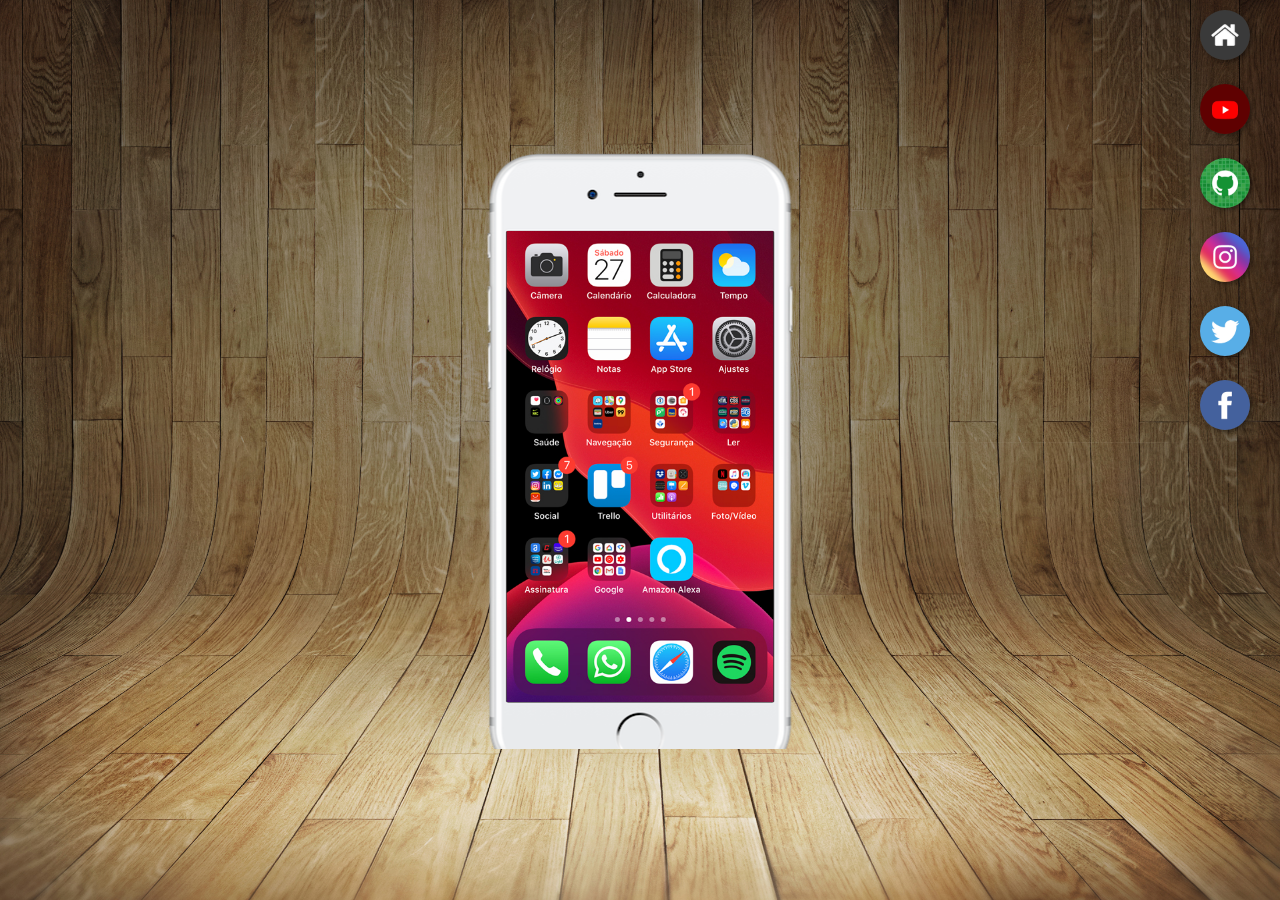
<file: index.html>
<!DOCTYPE html>
<html lang="pt-br">
<head>
    <meta charset="UTF-8">
    <meta name="viewport" content="width=device-width, initial-scale=1.0">
    <link rel="shortcut icon" href="favicon.ico" type="image/x-icon">
    <title>Projeto Redes Sociais</title>
    <link rel="stylesheet" href="estilos/style.css">
</head>
<body>
    <main>
        <section id="telefone">
            <iframe src="home.html" name="tela" id="tela" frameborder="0"></iframe>
        </section>
        <section id="redes-sociais">
            <a href="home.html" target="tela"><img src="imagens/logo-home.jpg" alt="Home"></a><br>
            <a href="youtube.html" target="tela"><img src="imagens/logo-youtube.jpg" alt="Youtube"></a><br>
            <a href="github.html" target="tela"><img src="imagens/logo-github.jpg" alt="GitHub"></a><br>
            <a href="instagram.html" target="tela"><img src="imagens/logo-instagram.jpg" alt="Instagram"></a><br>
            <a href="twitter.html" target="tela"><img src="imagens/logo-twitter.jpg" alt="Twitter"></a><br>
            <a href="facebook.html" target="tela"><img src="imagens/logo-facebook.jpg" alt="Facebook"></a>
        </section>
    </main>
</body>
</html>
</file>
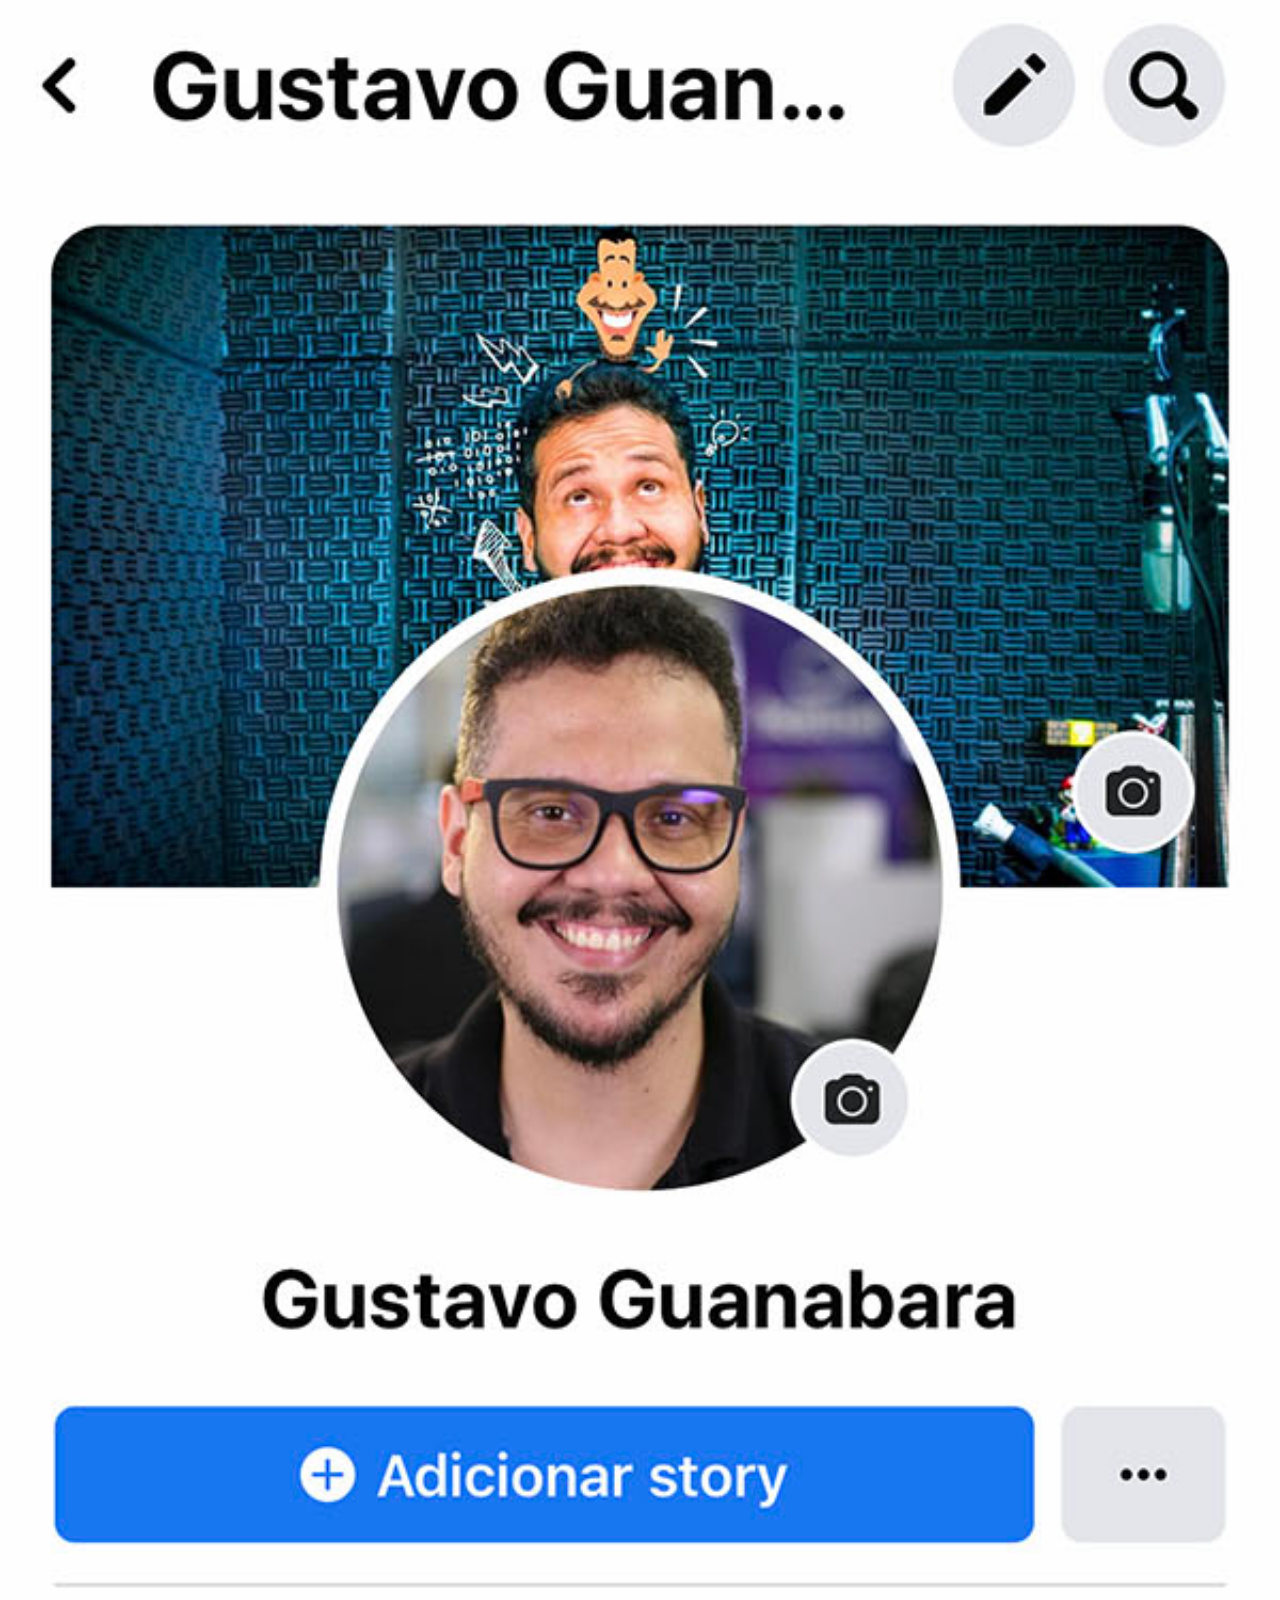
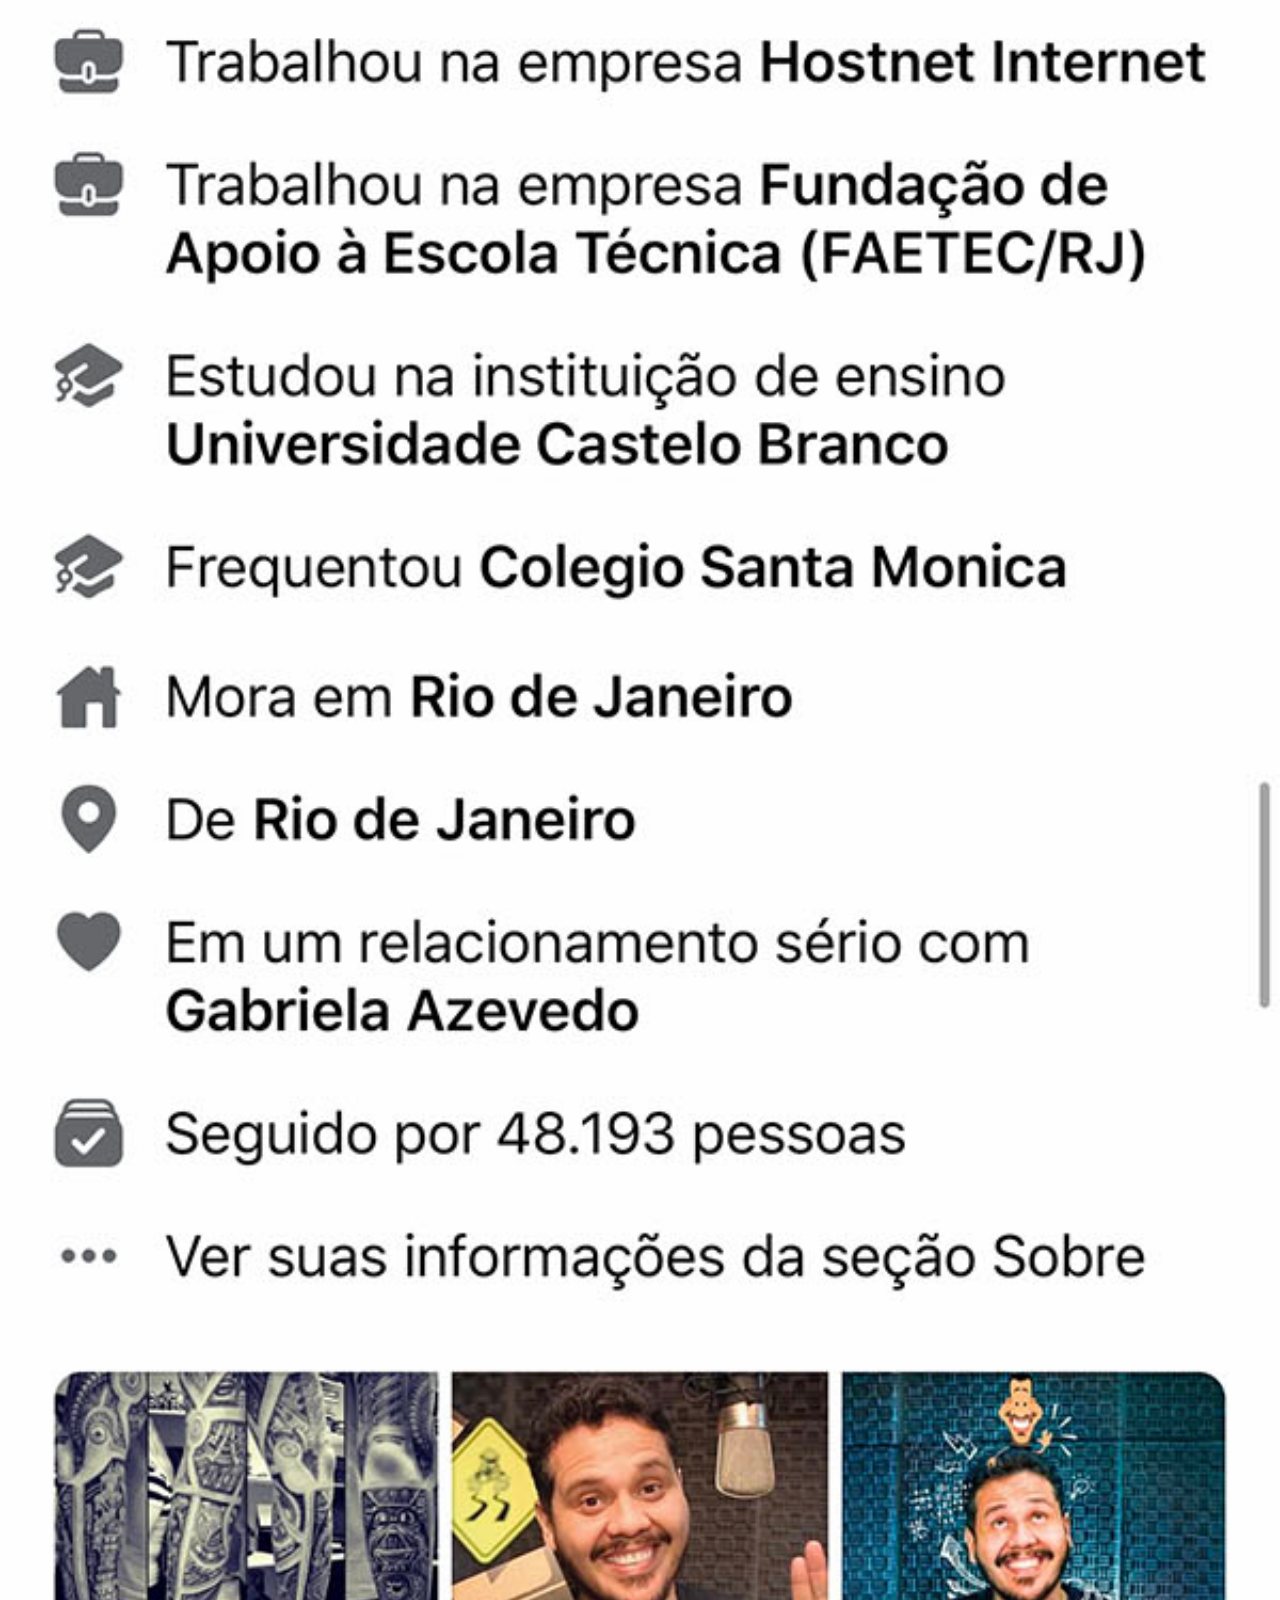
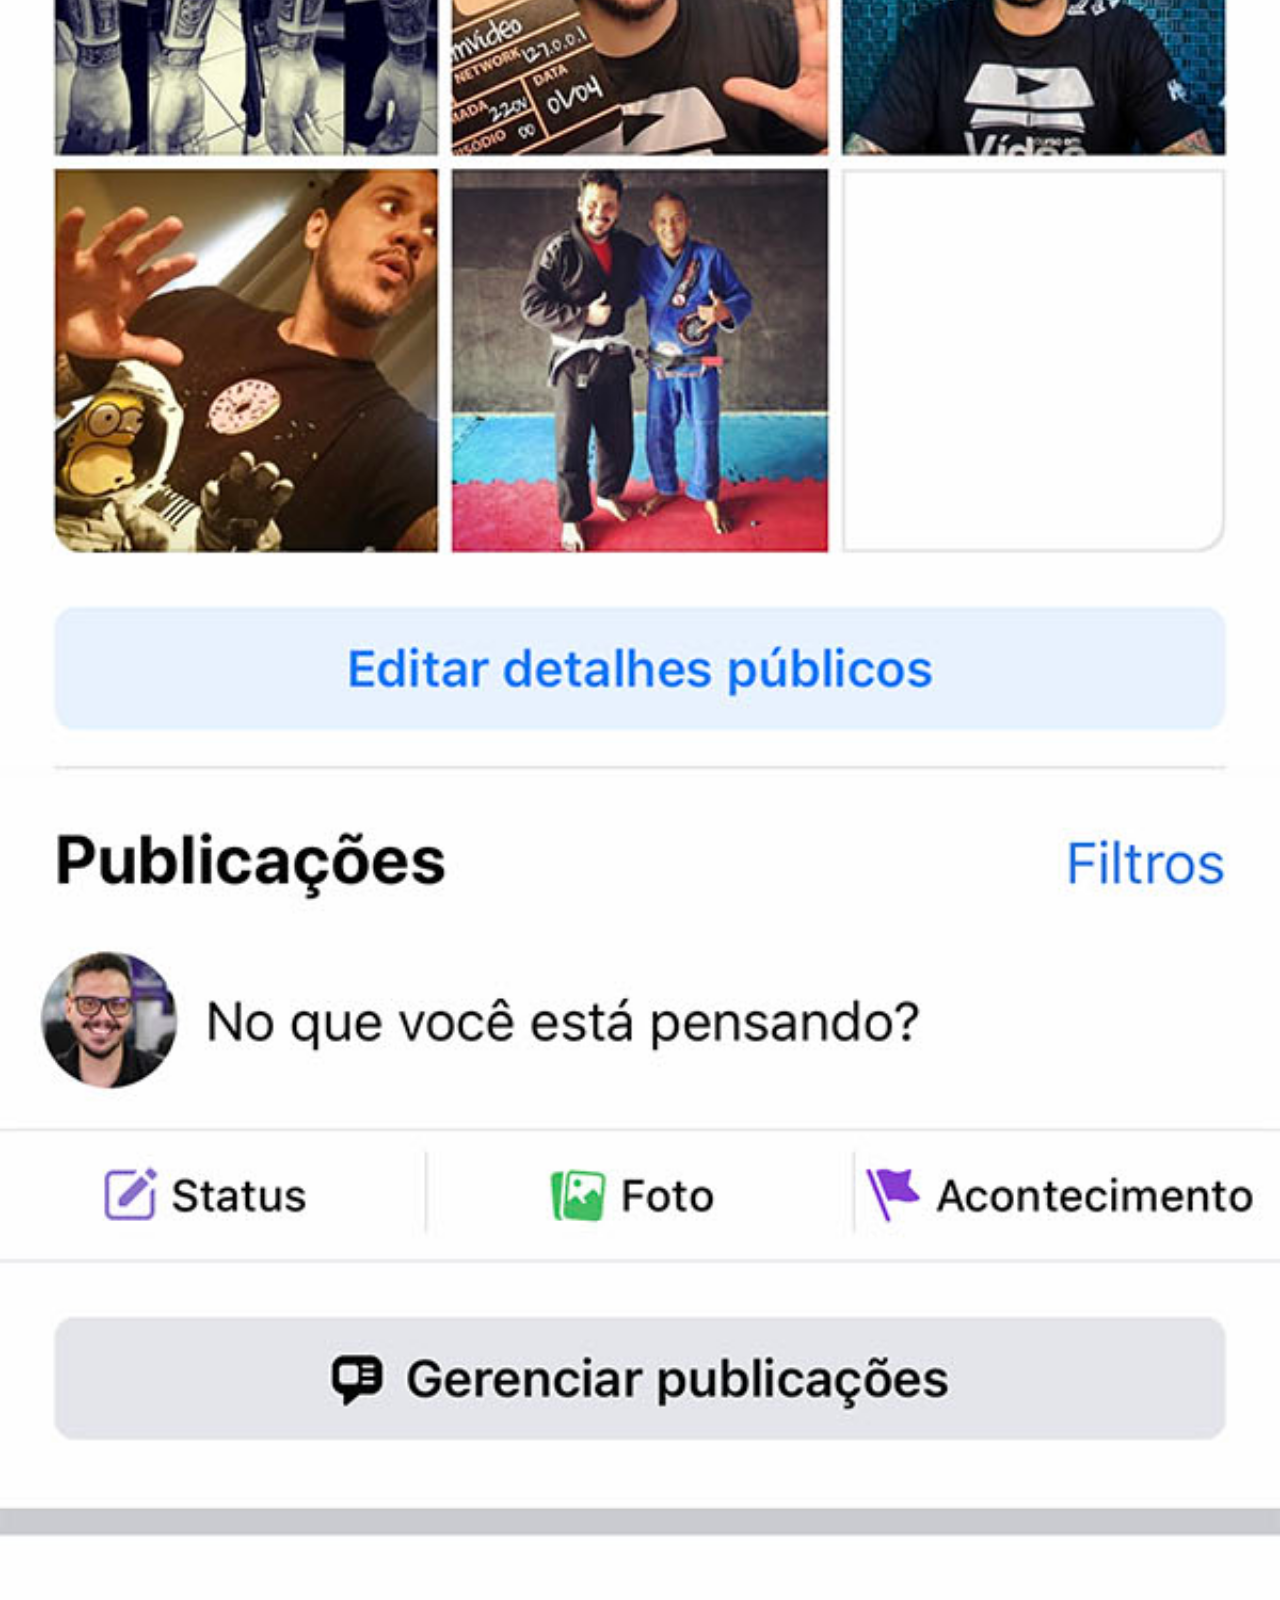
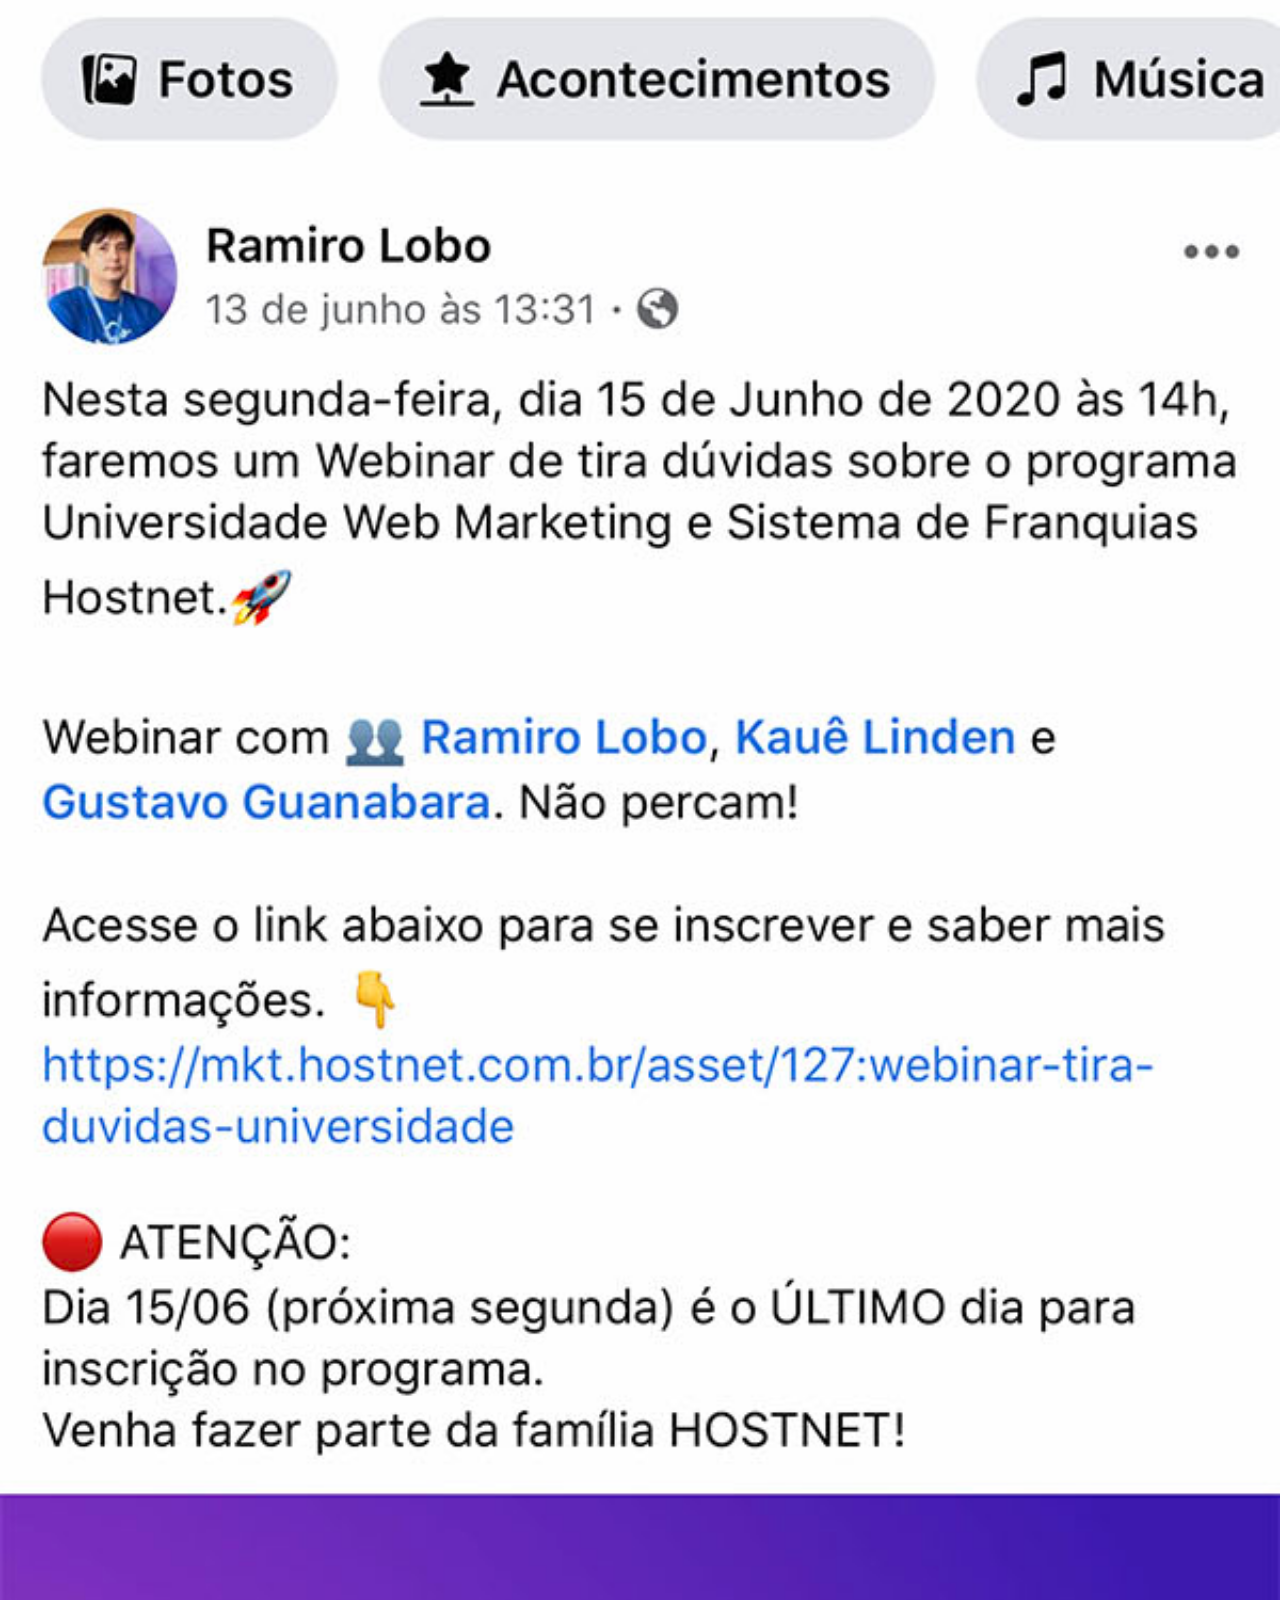
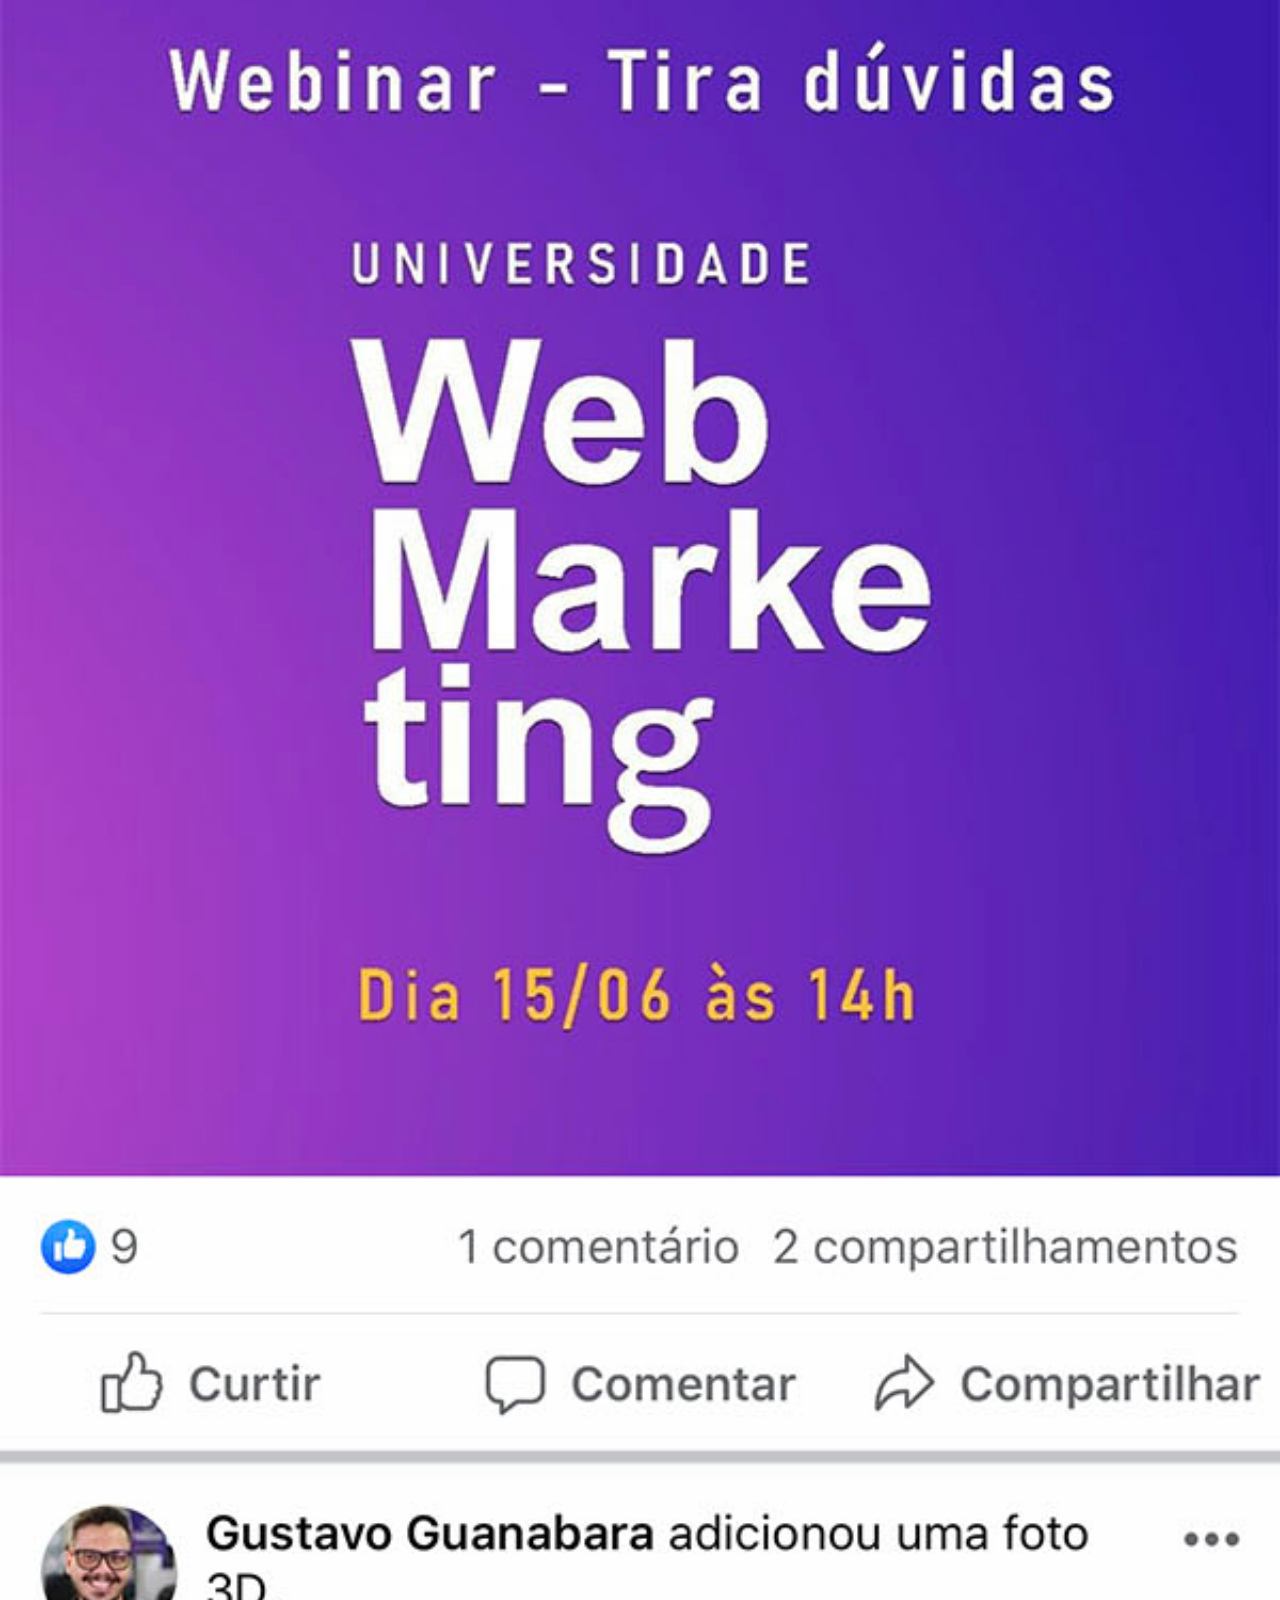
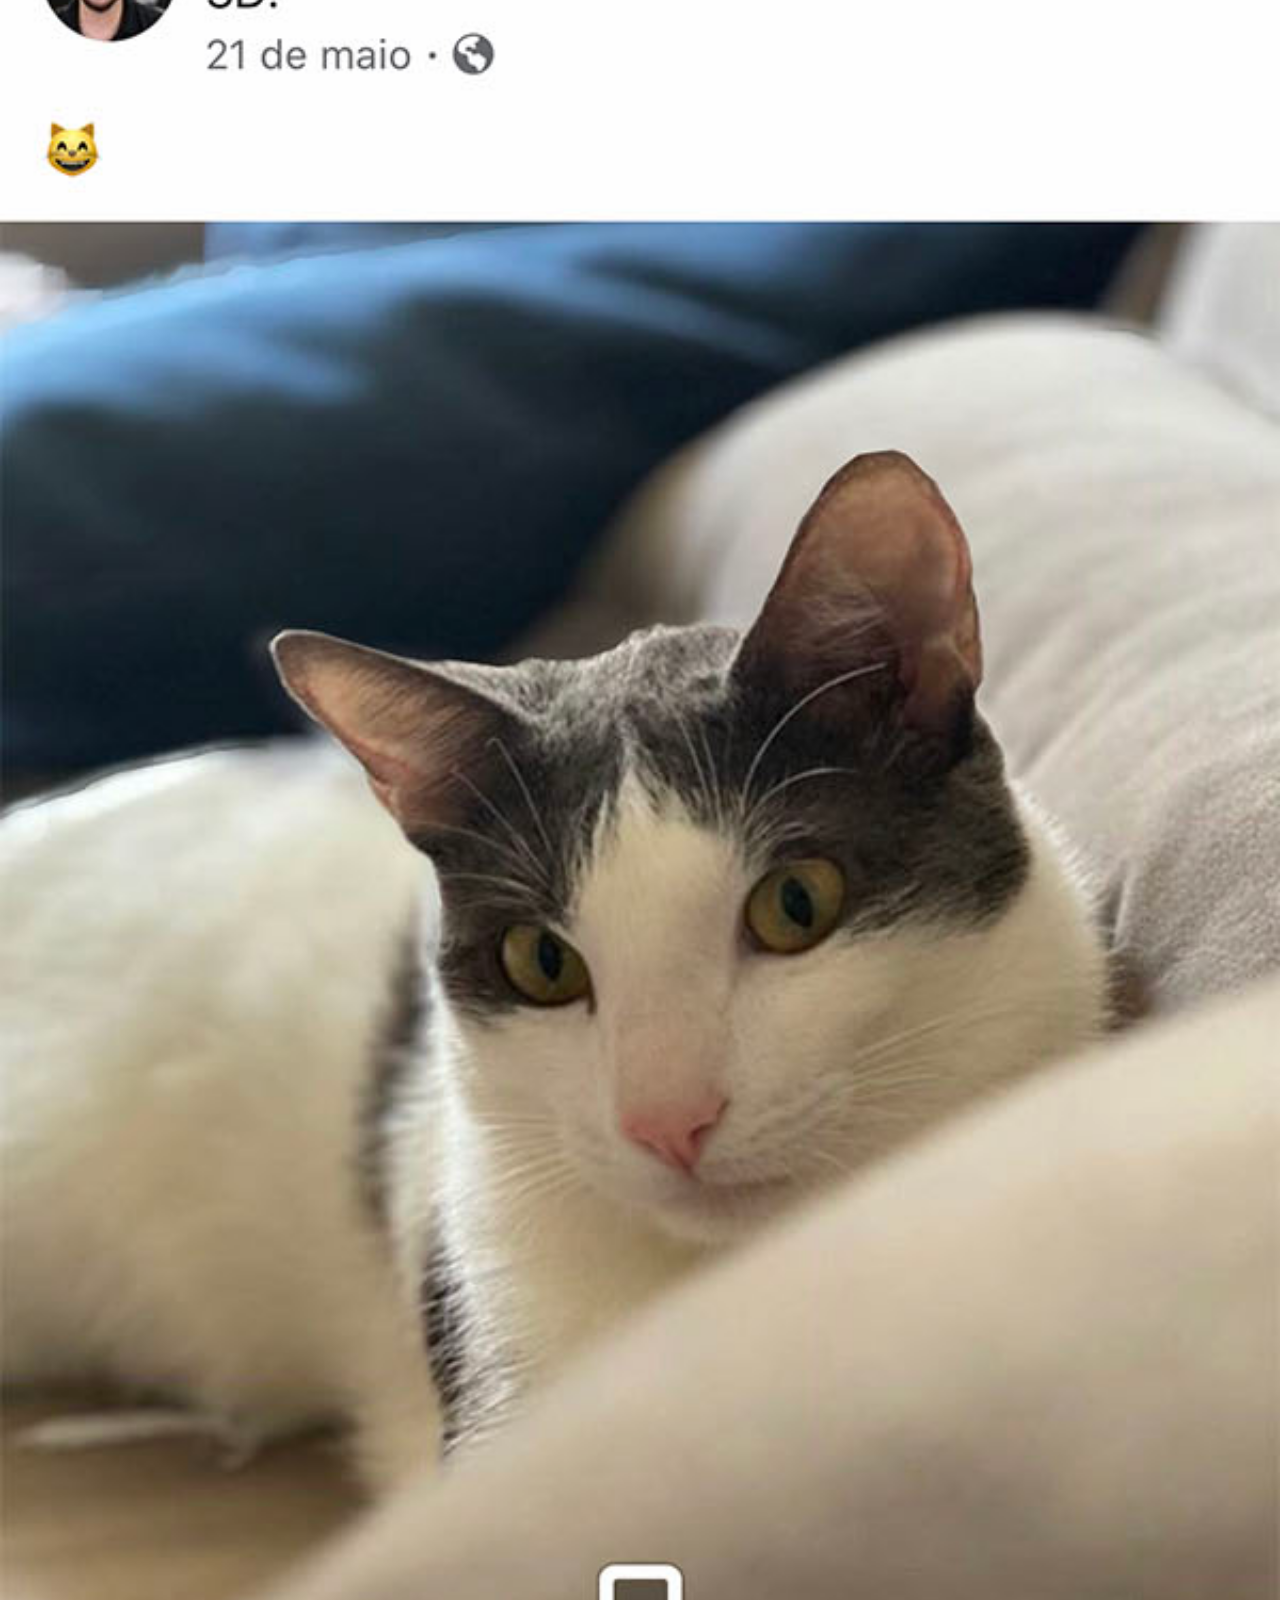
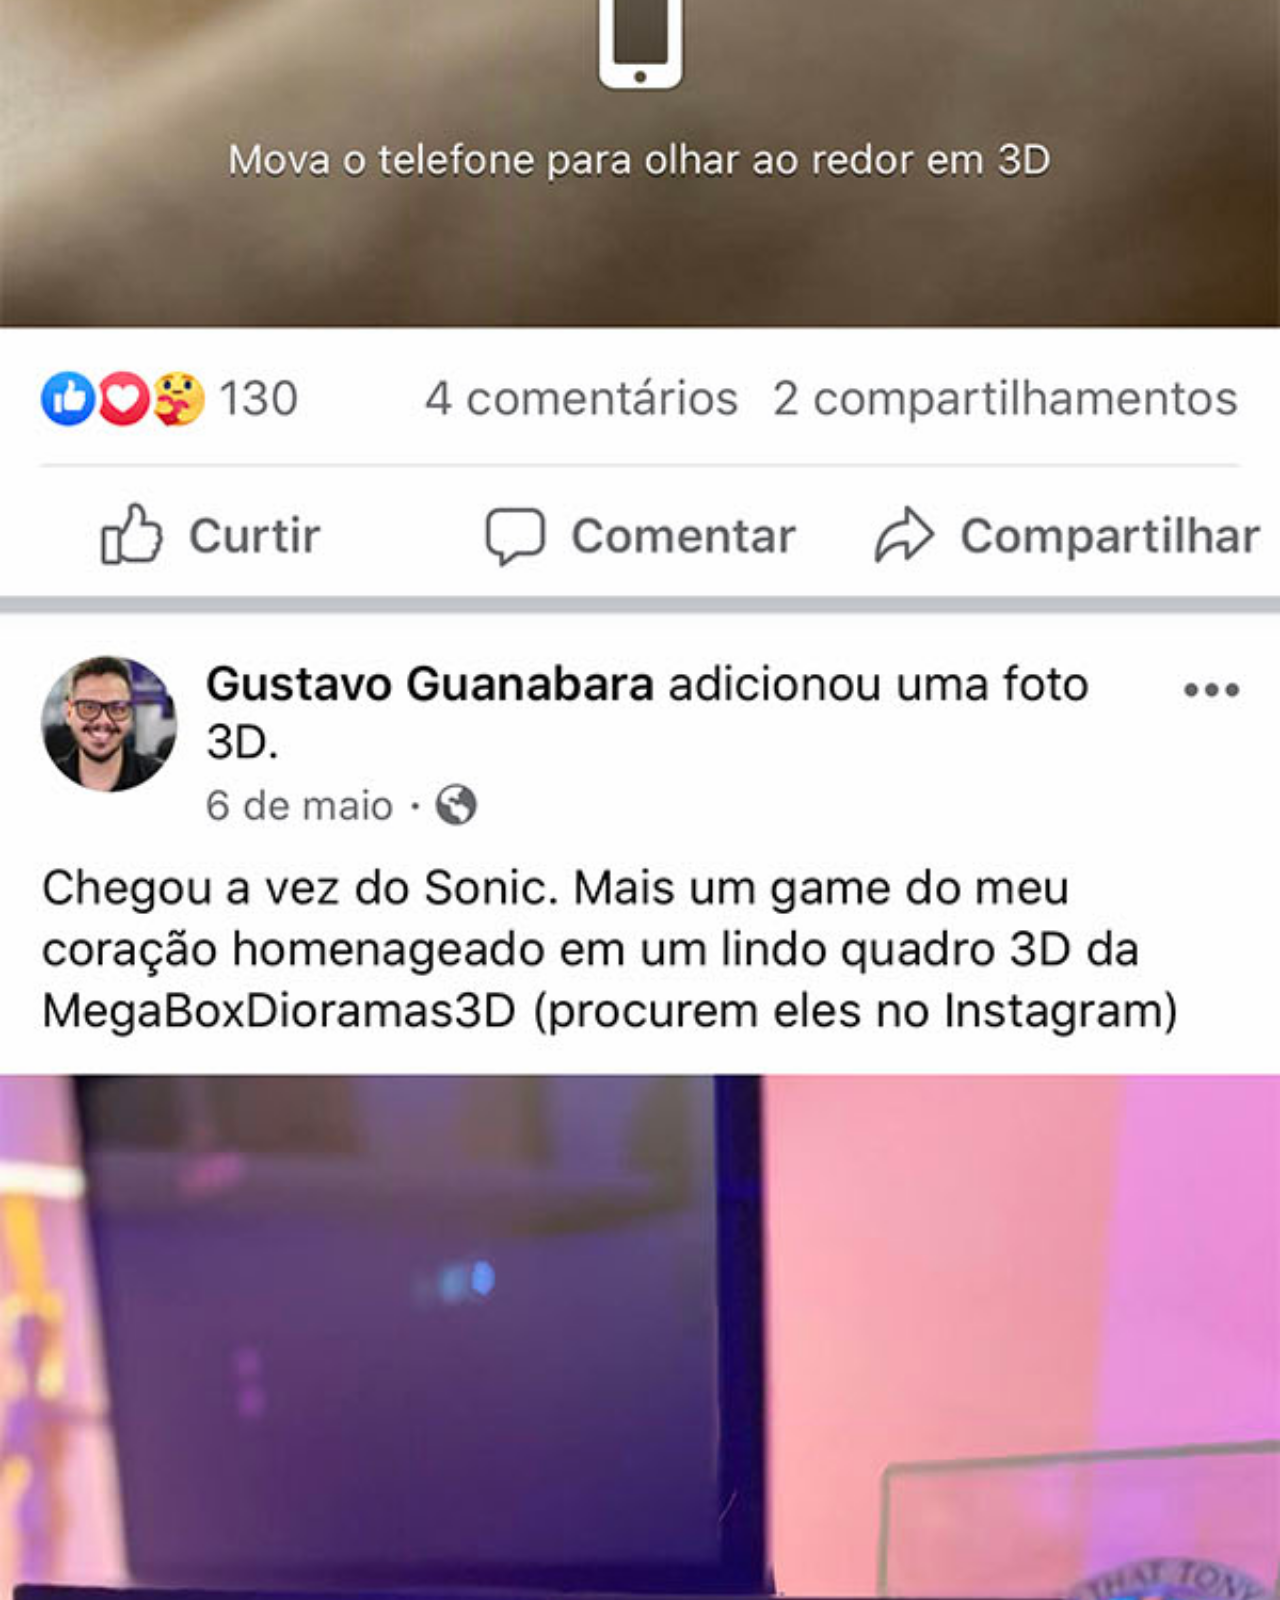
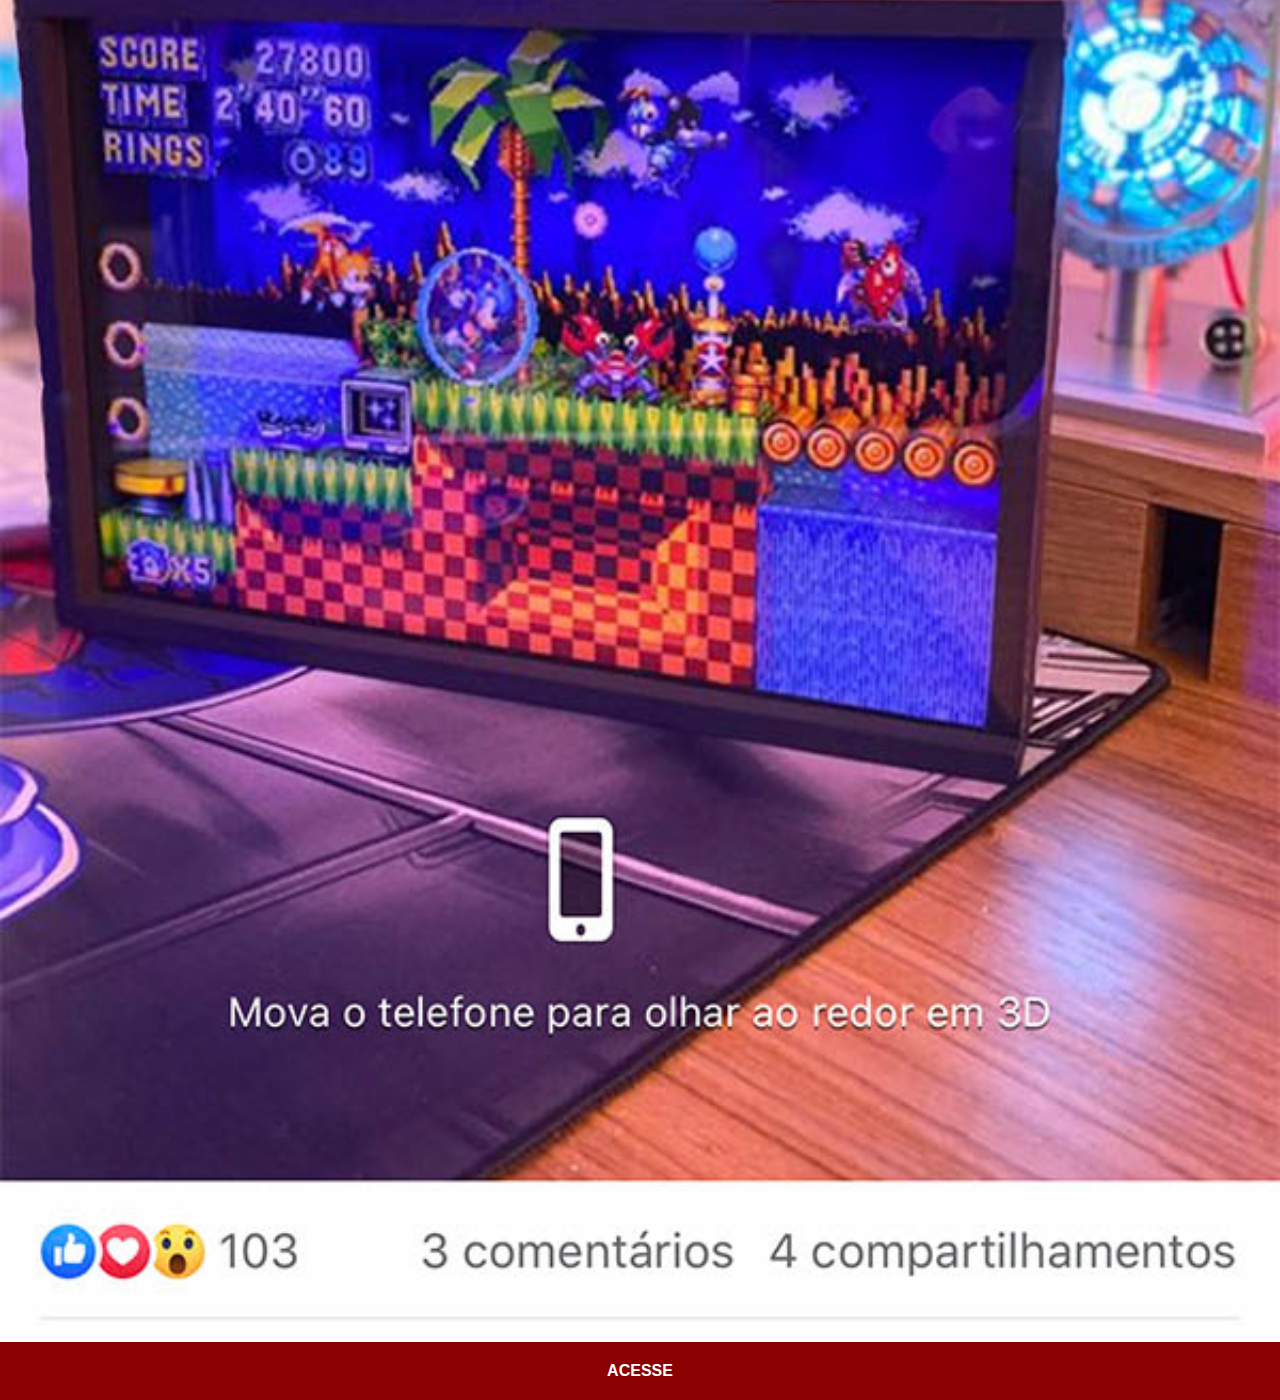
<file: facebook.html>
<!DOCTYPE html>
<html lang="pt-br">
<head>
    <meta charset="UTF-8">
    <meta name="viewport" content="width=device-width, initial-scale=1.0">
    <title>Facebook</title>
    <link rel="stylesheet" href="estilos/social.css">
</head>
<body>
    <img src="imagens/tela-facebook.jpg" alt="Facebook">
    <a href="https://www.facebook.com/search/top/?q=Gustavo%20guanabara" target="_blank">ACESSE</a>
</body>
</html>
</file>
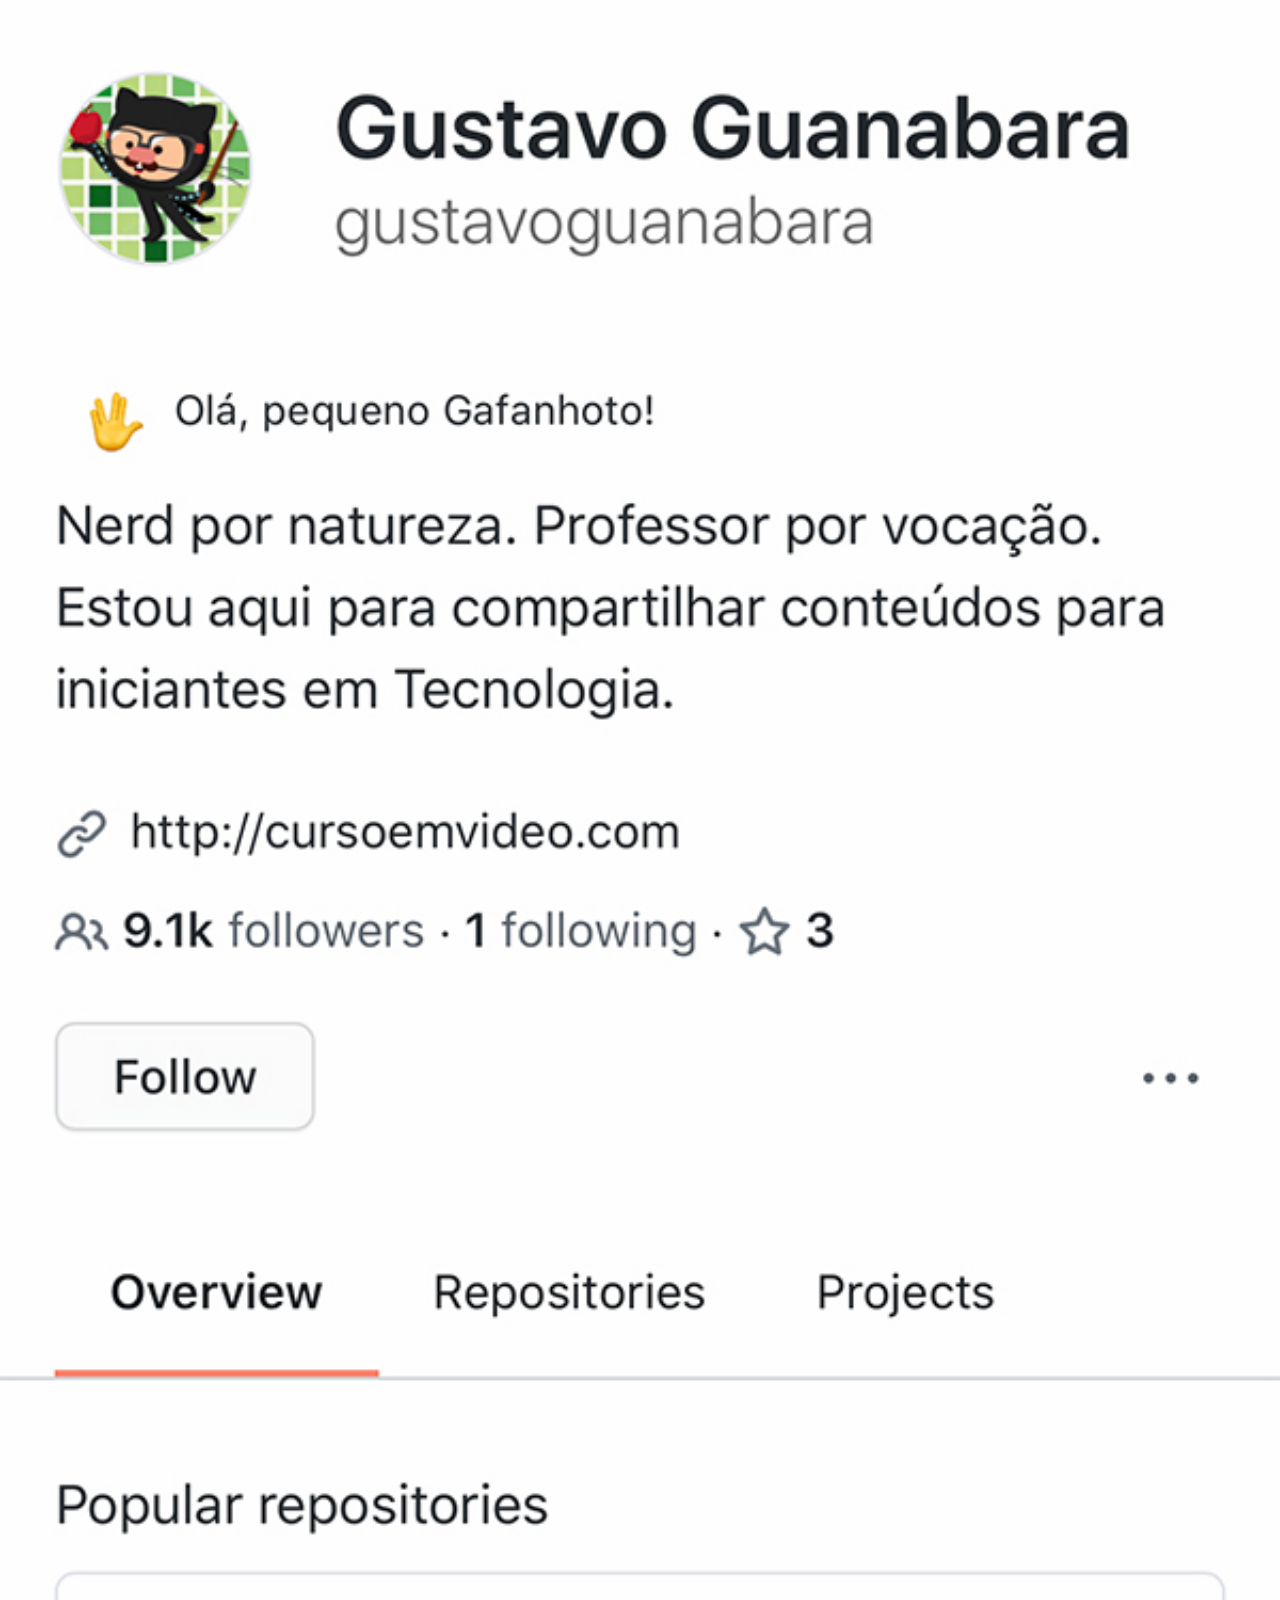
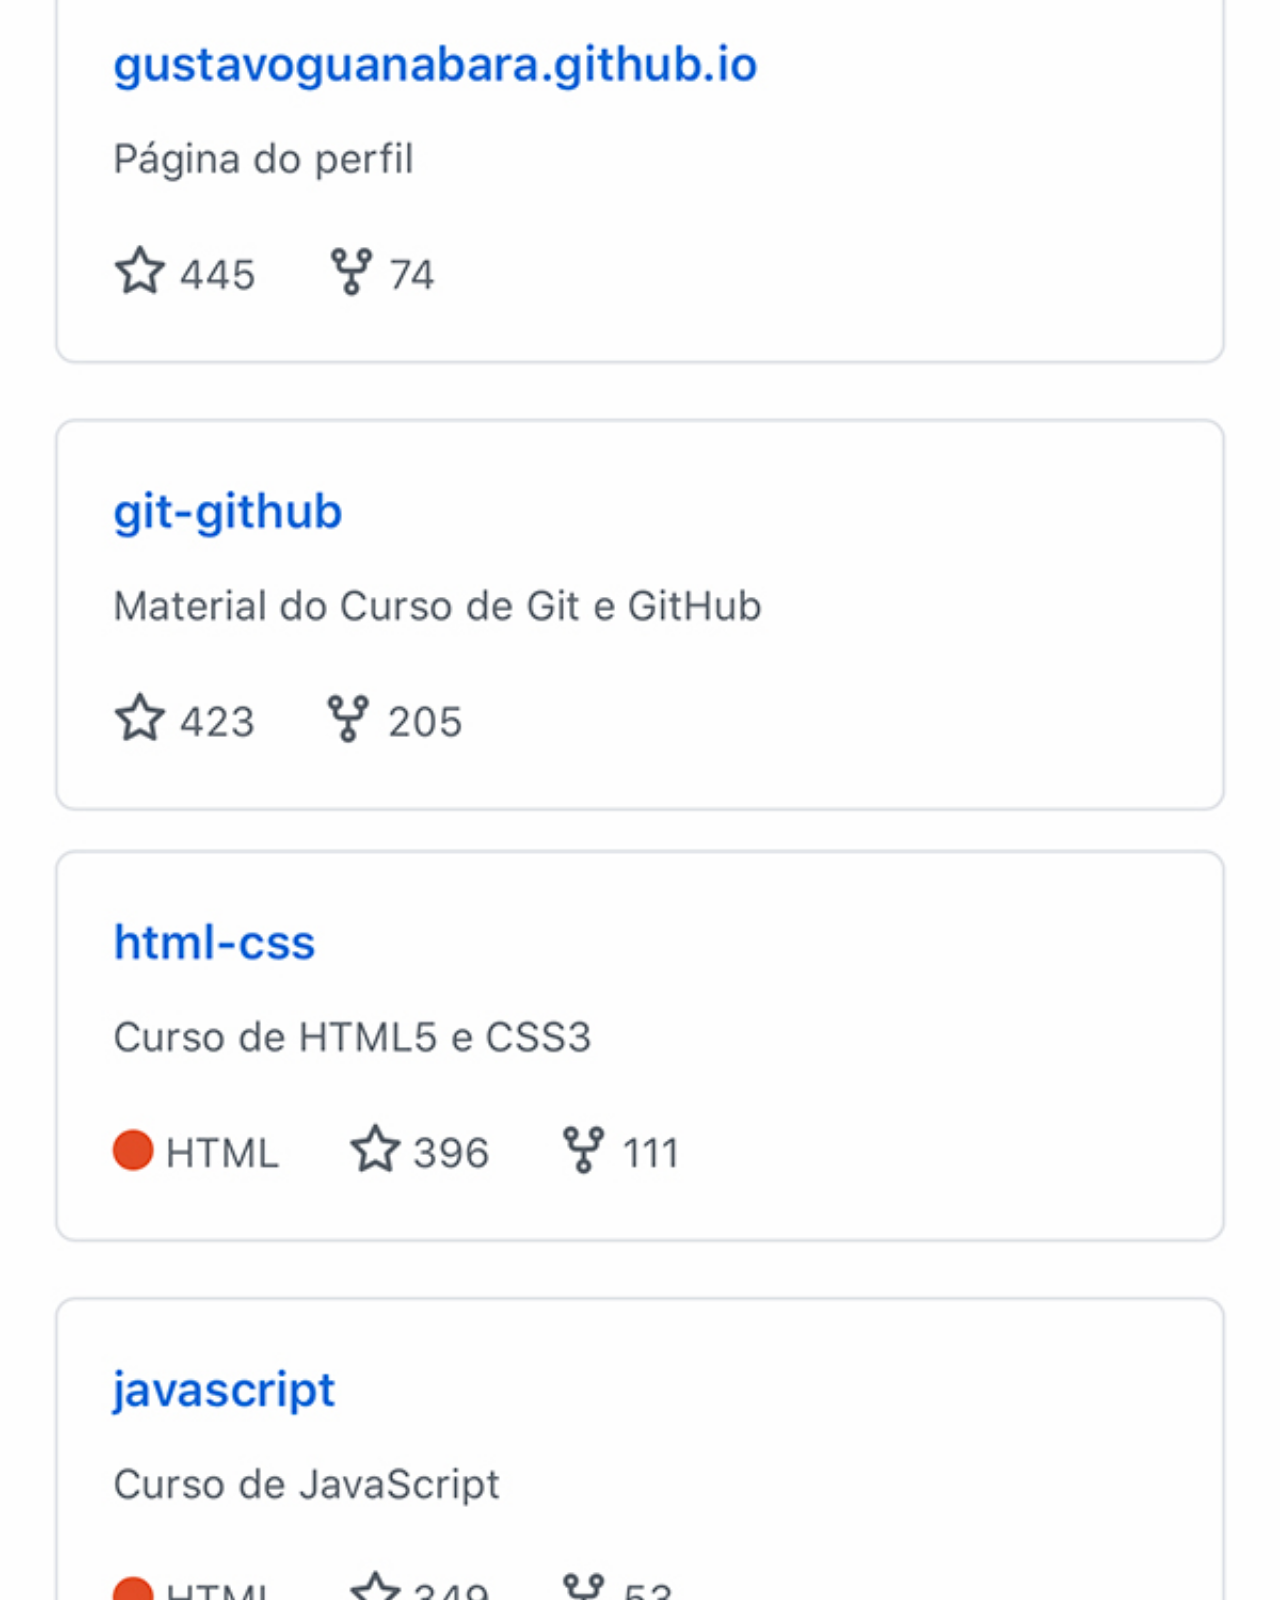
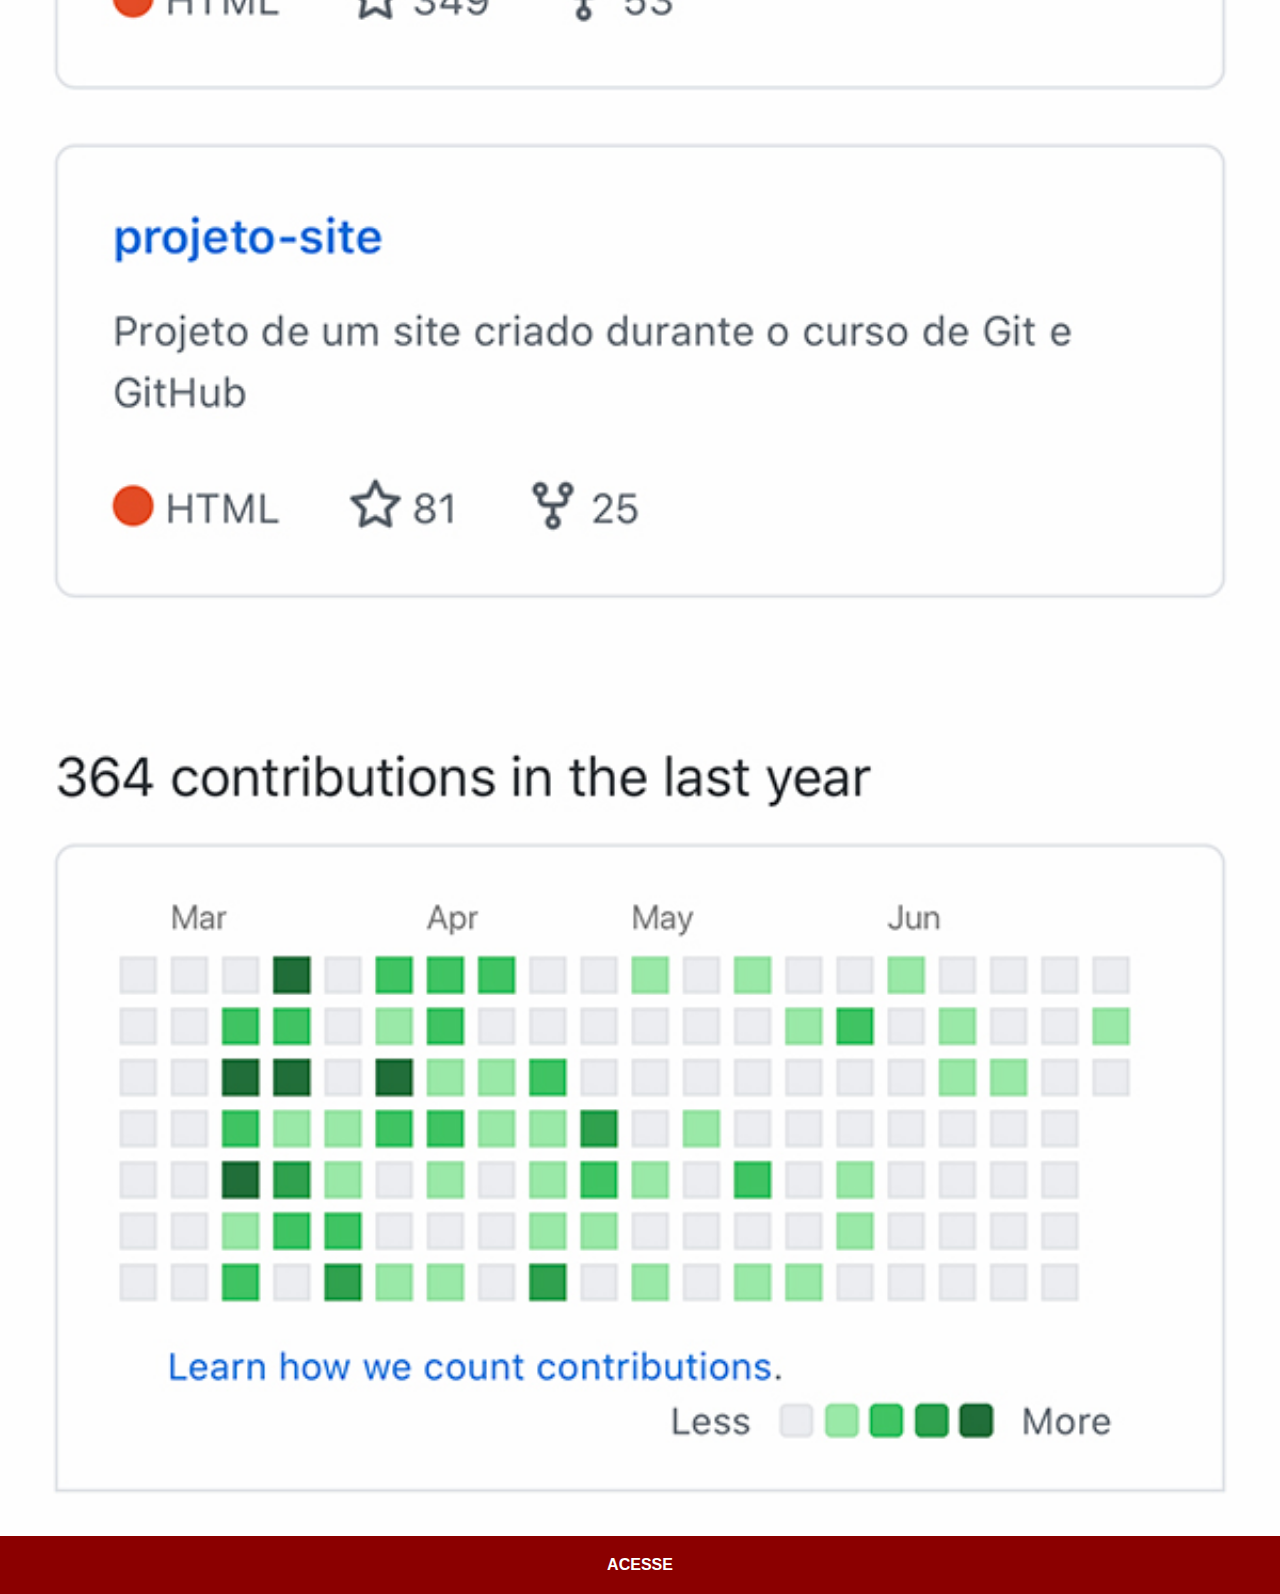
<file: github.html>
<!DOCTYPE html>
<html lang="pt-br">
<head>
    <meta charset="UTF-8">
    <meta name="viewport" content="width=device-width, initial-scale=1.0">
    <title>GitHub</title>
    <link rel="stylesheet" href="estilos/social.css">
</head>
<body>
    <img src="imagens/tela-github.jpg" alt="GitHub">
    <a href="https://github.com/professorguanabara" target="_blank">ACESSE</a>
</body>
</html>
</file>
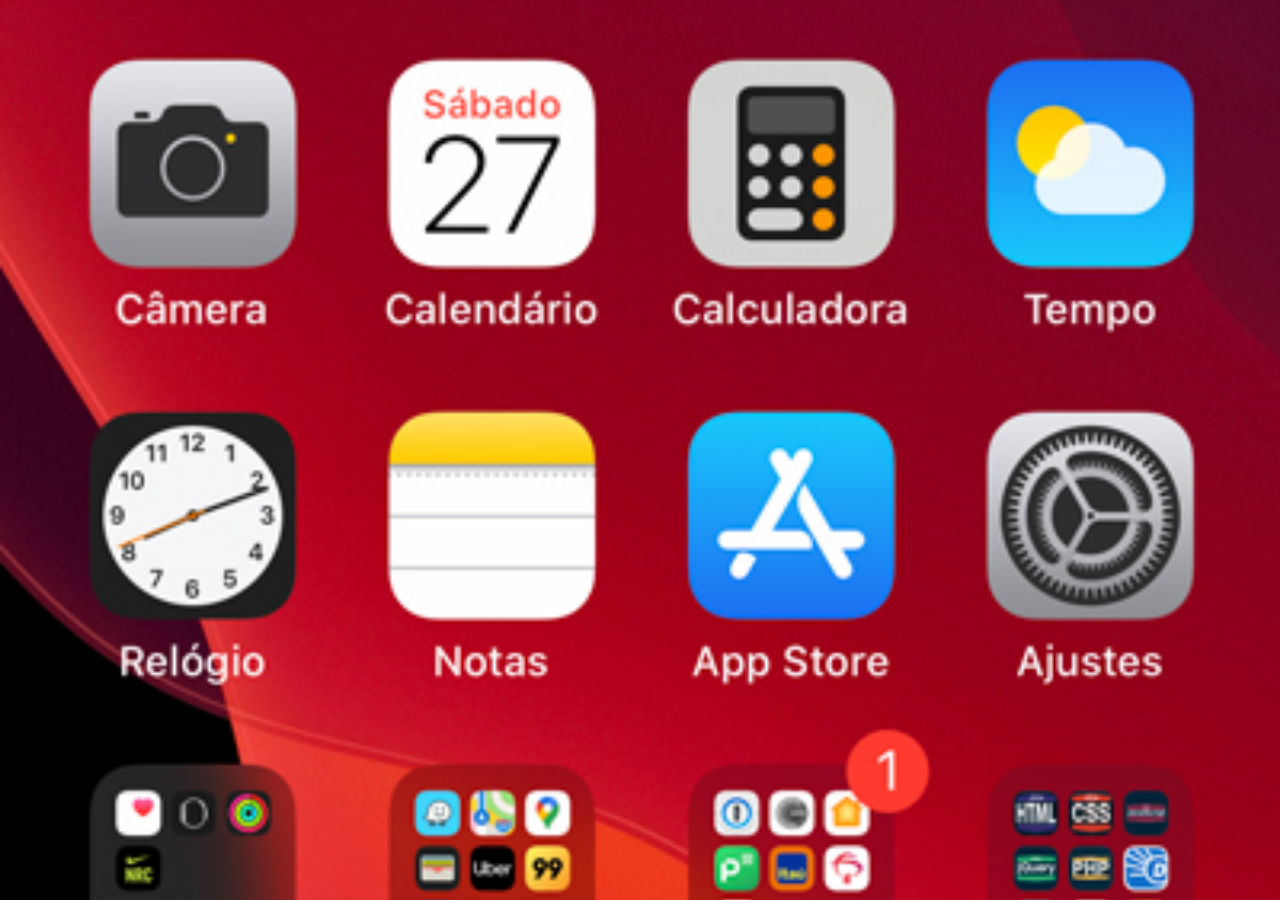
<file: home.html>
<!DOCTYPE html>
<html lang="pt-br">
<head>
    <meta charset="UTF-8">
    <meta name="viewport" content="width=device-width, initial-scale=1.0">
    <title>Home</title>
</head>
<style>
    * {
        margin: 0px;
        padding: 0px;
    }

    body {
        width: 100vw;
        height: 100vh;
        background: black url(imagens/tela-home.jpg) no-repeat top center;
        background-size: cover;
    }
</style>
<body>
    
</body>
</html>
</file>
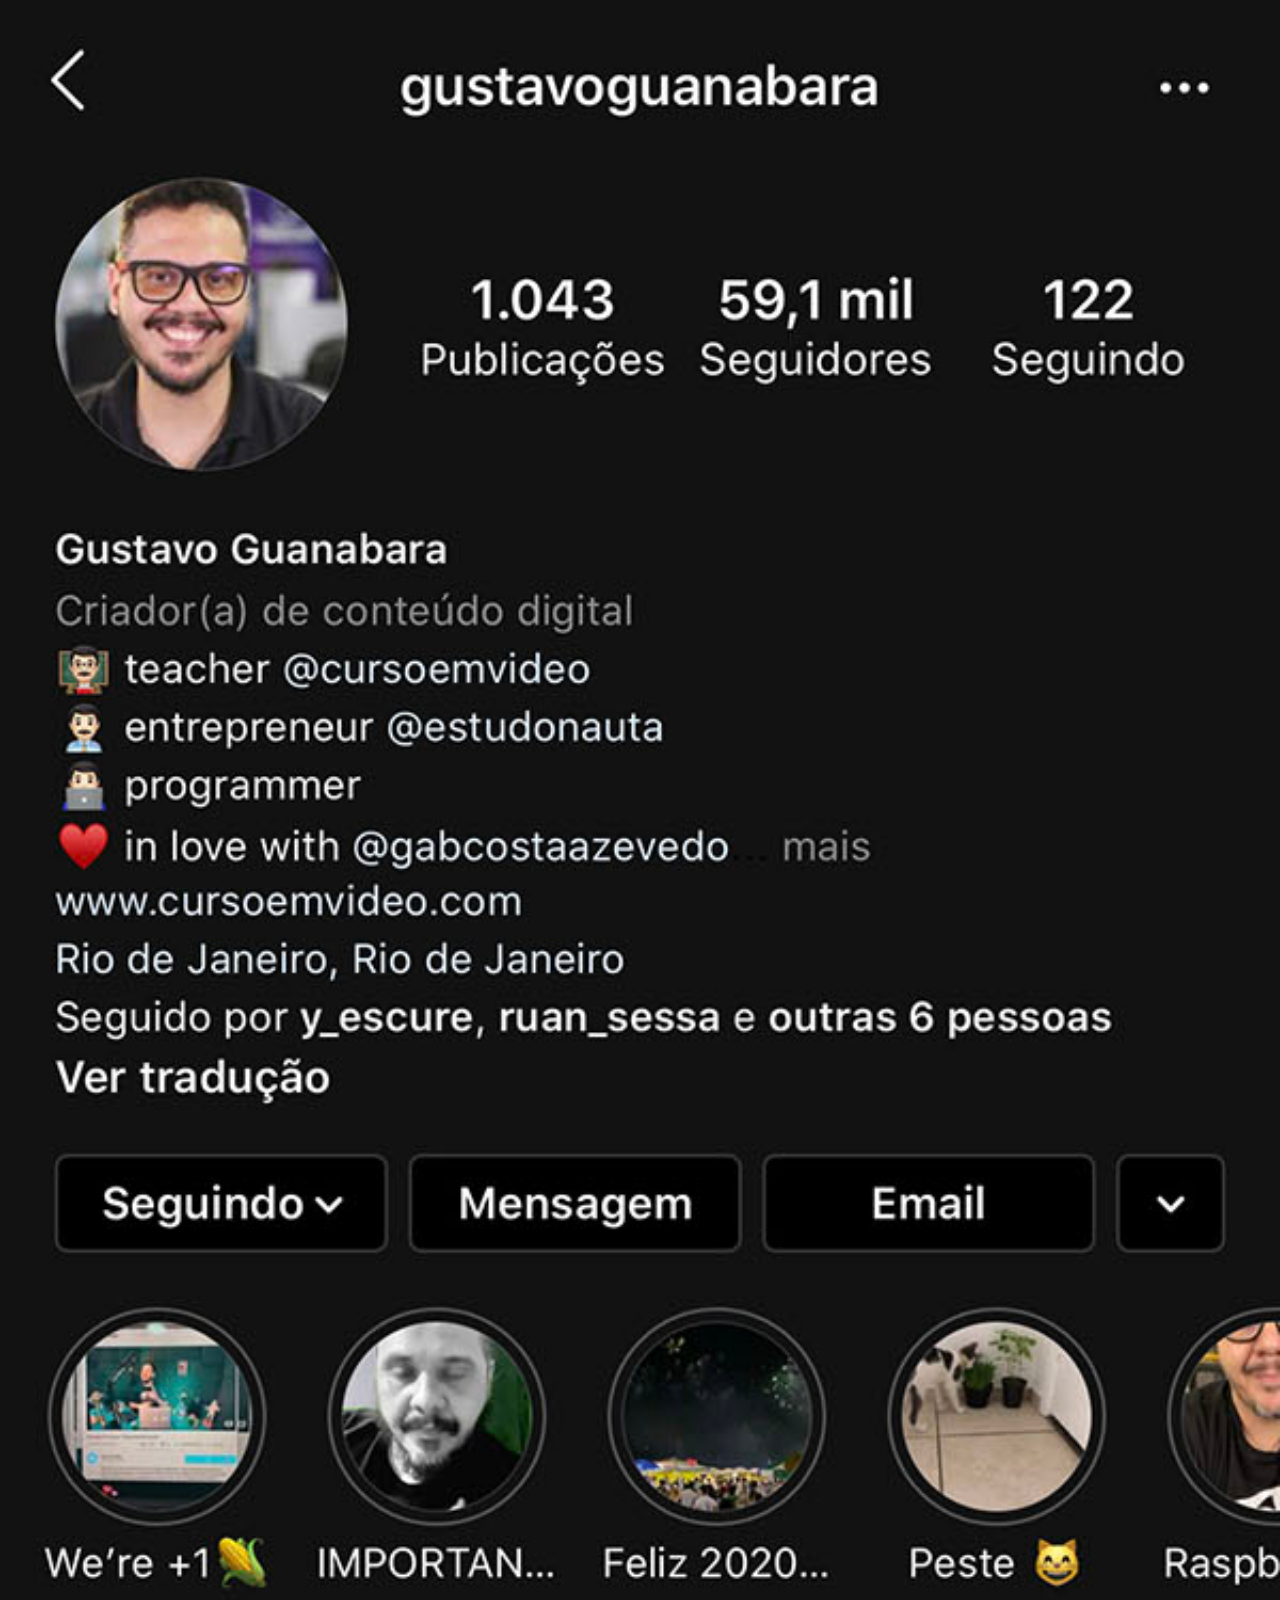
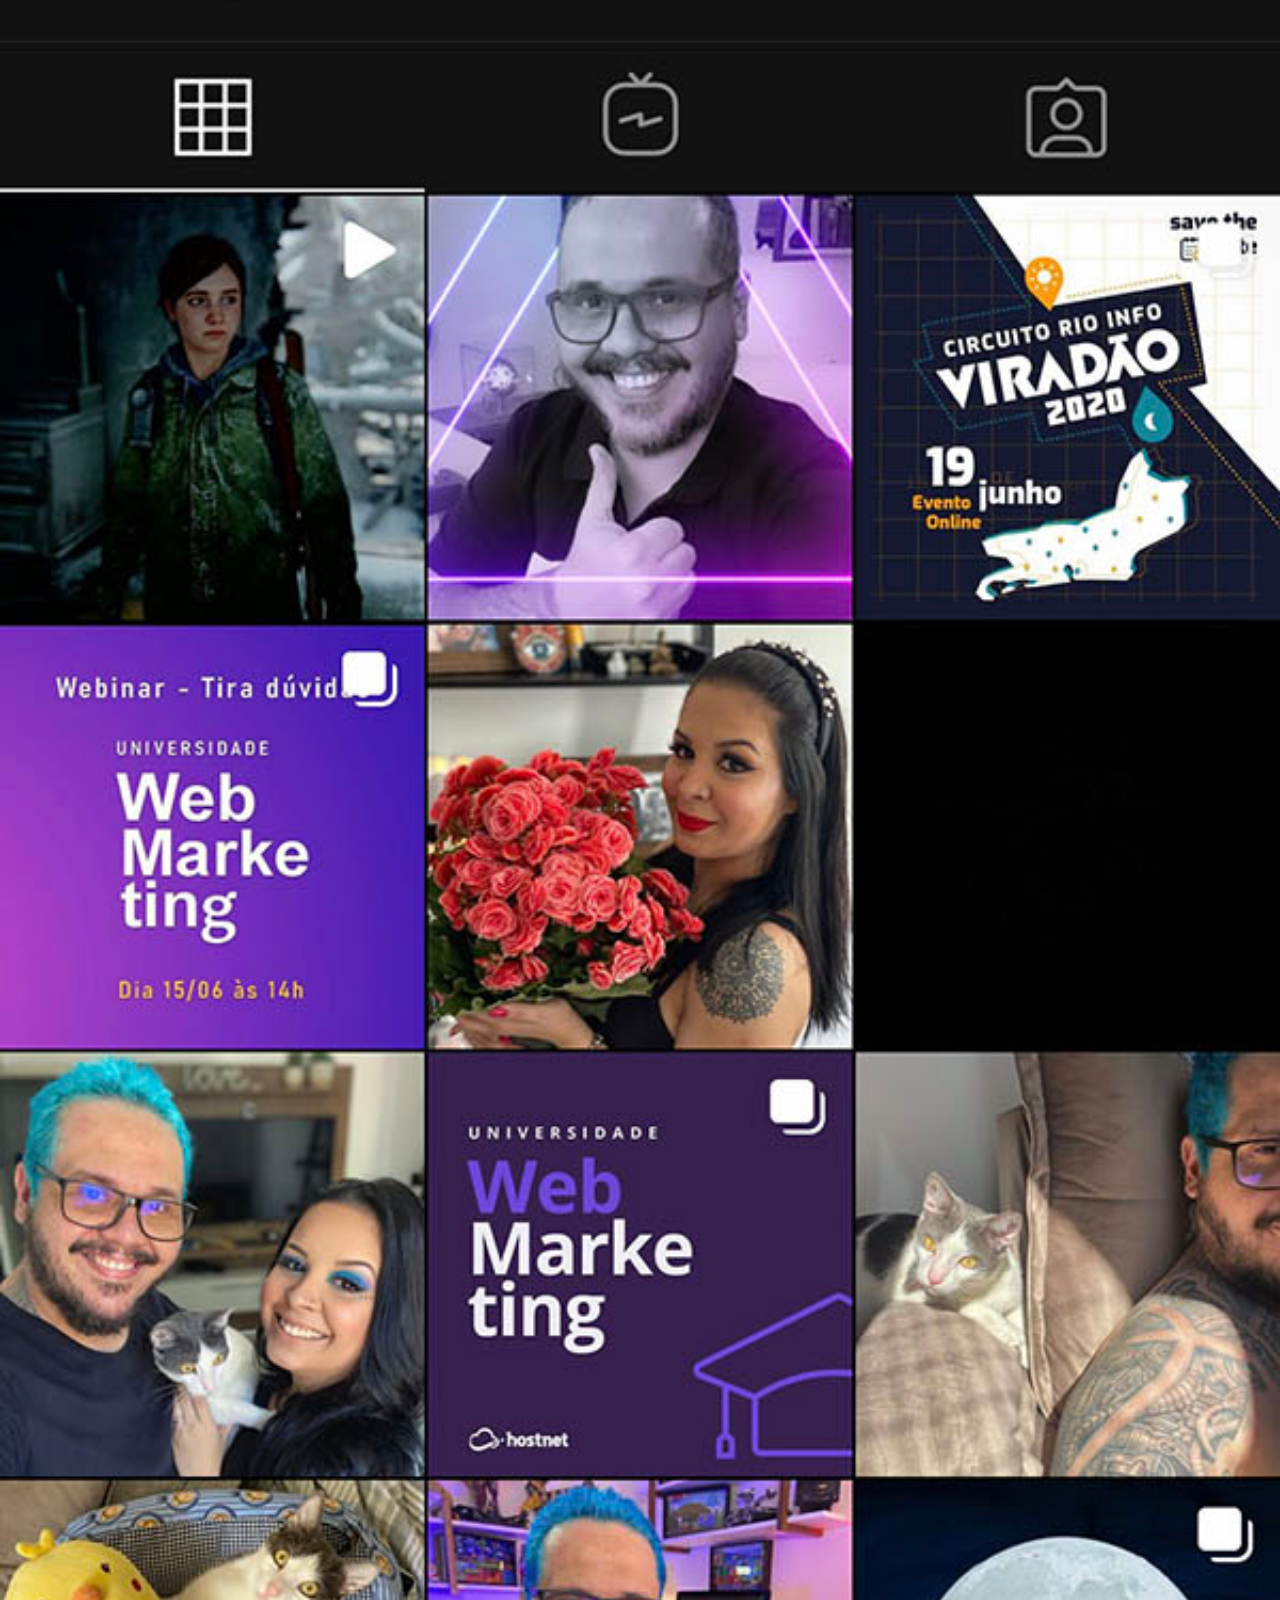
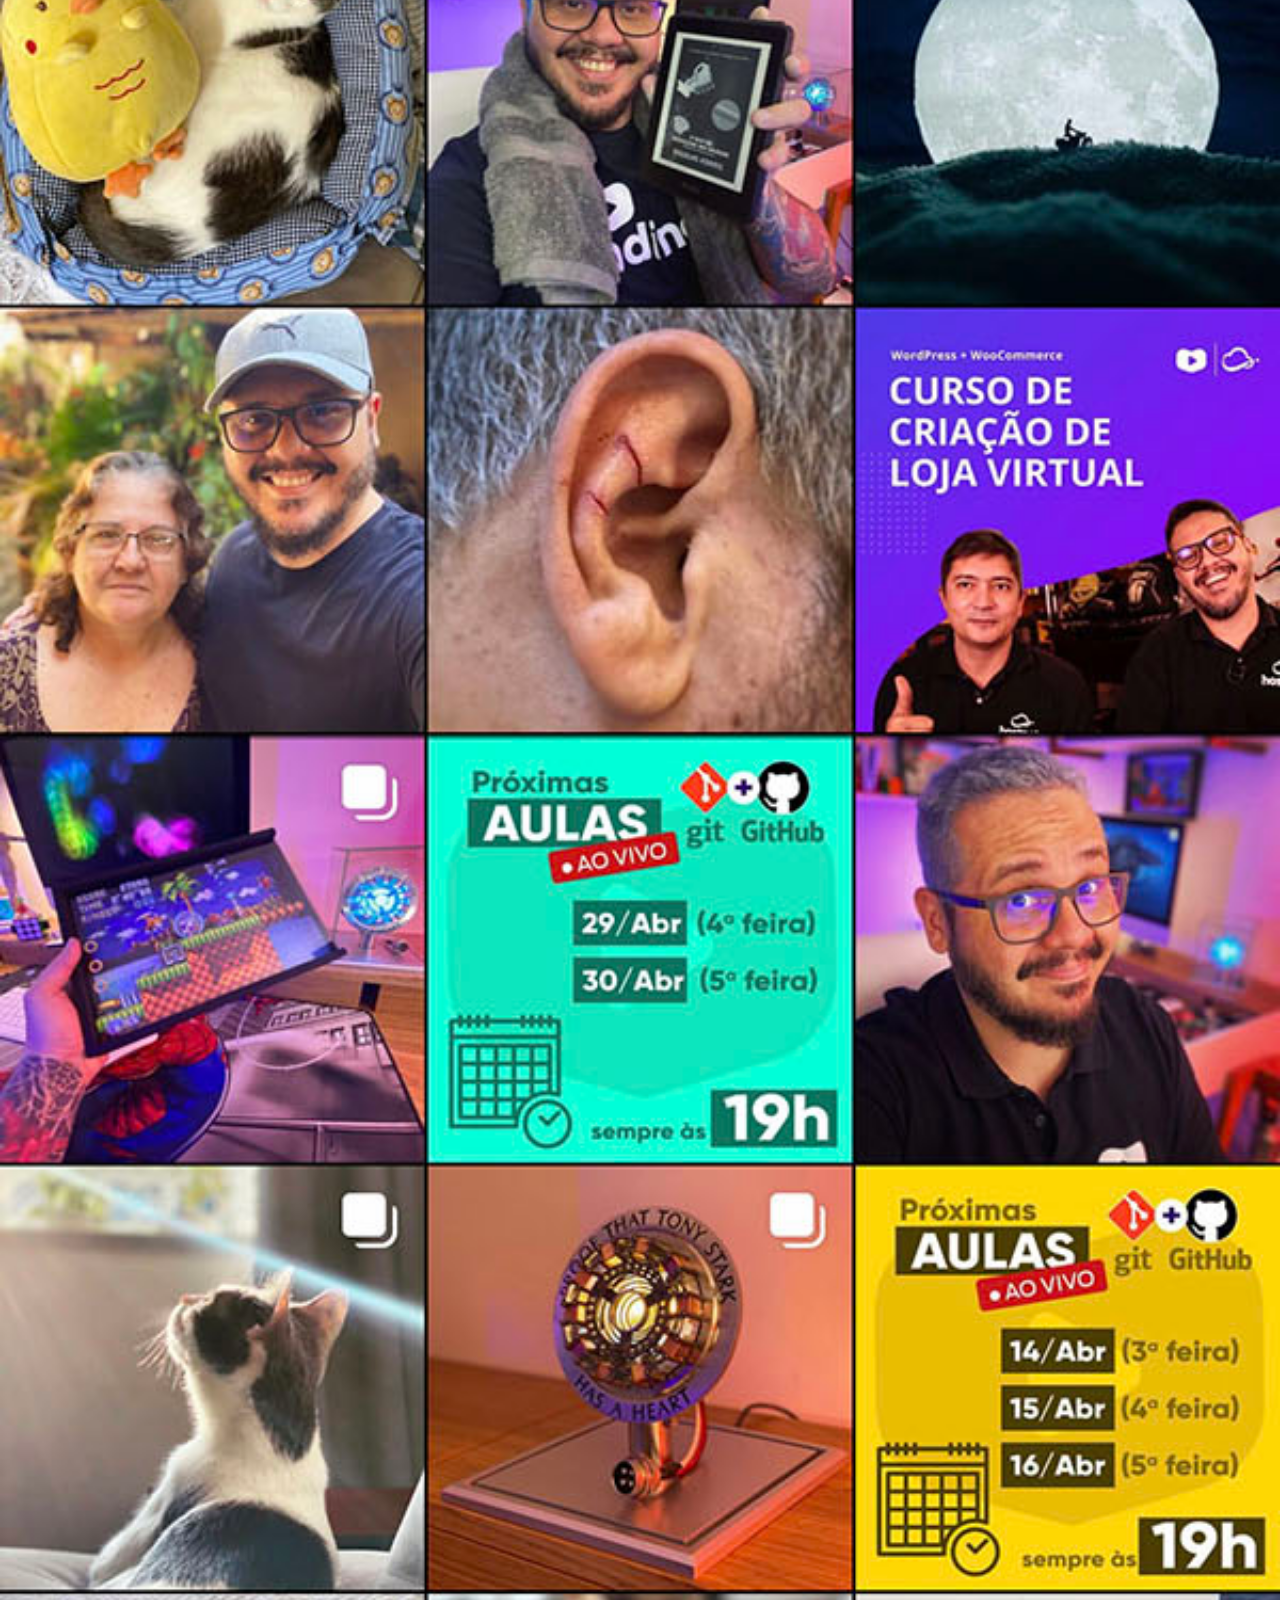
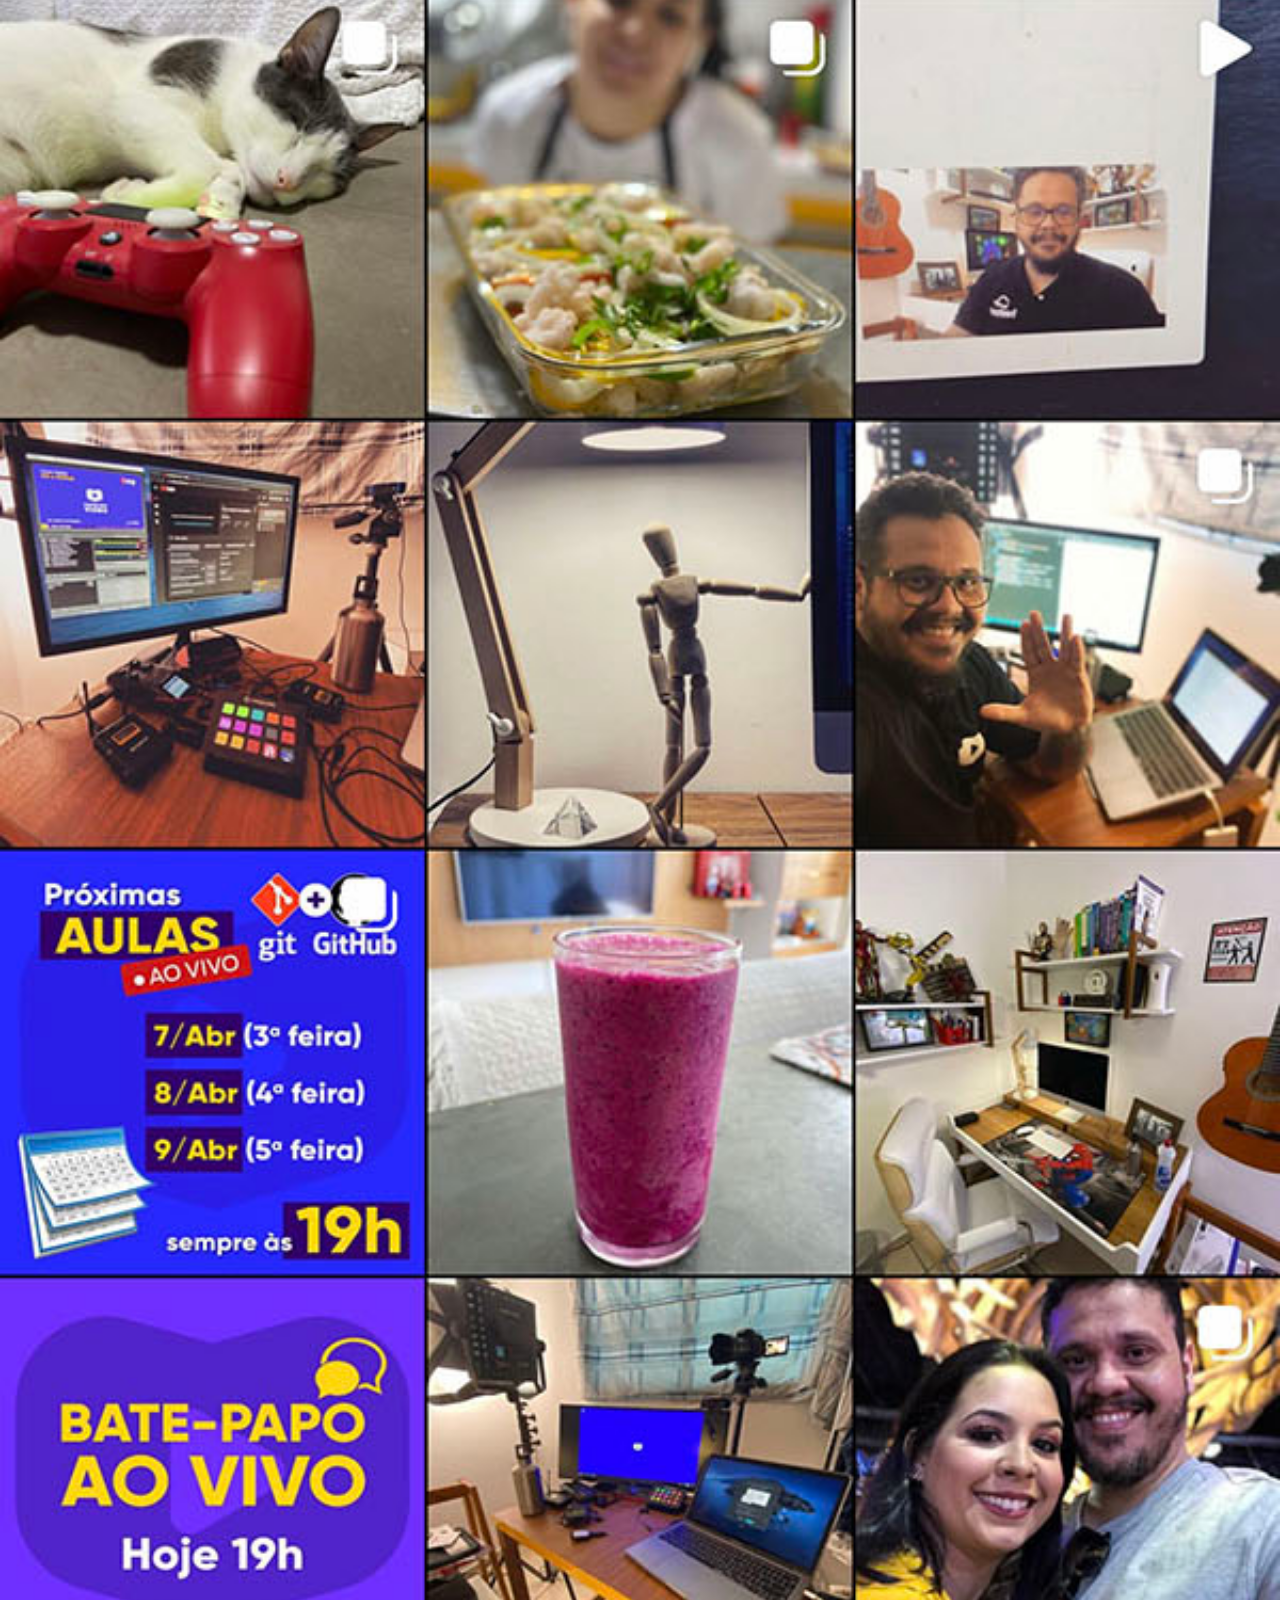
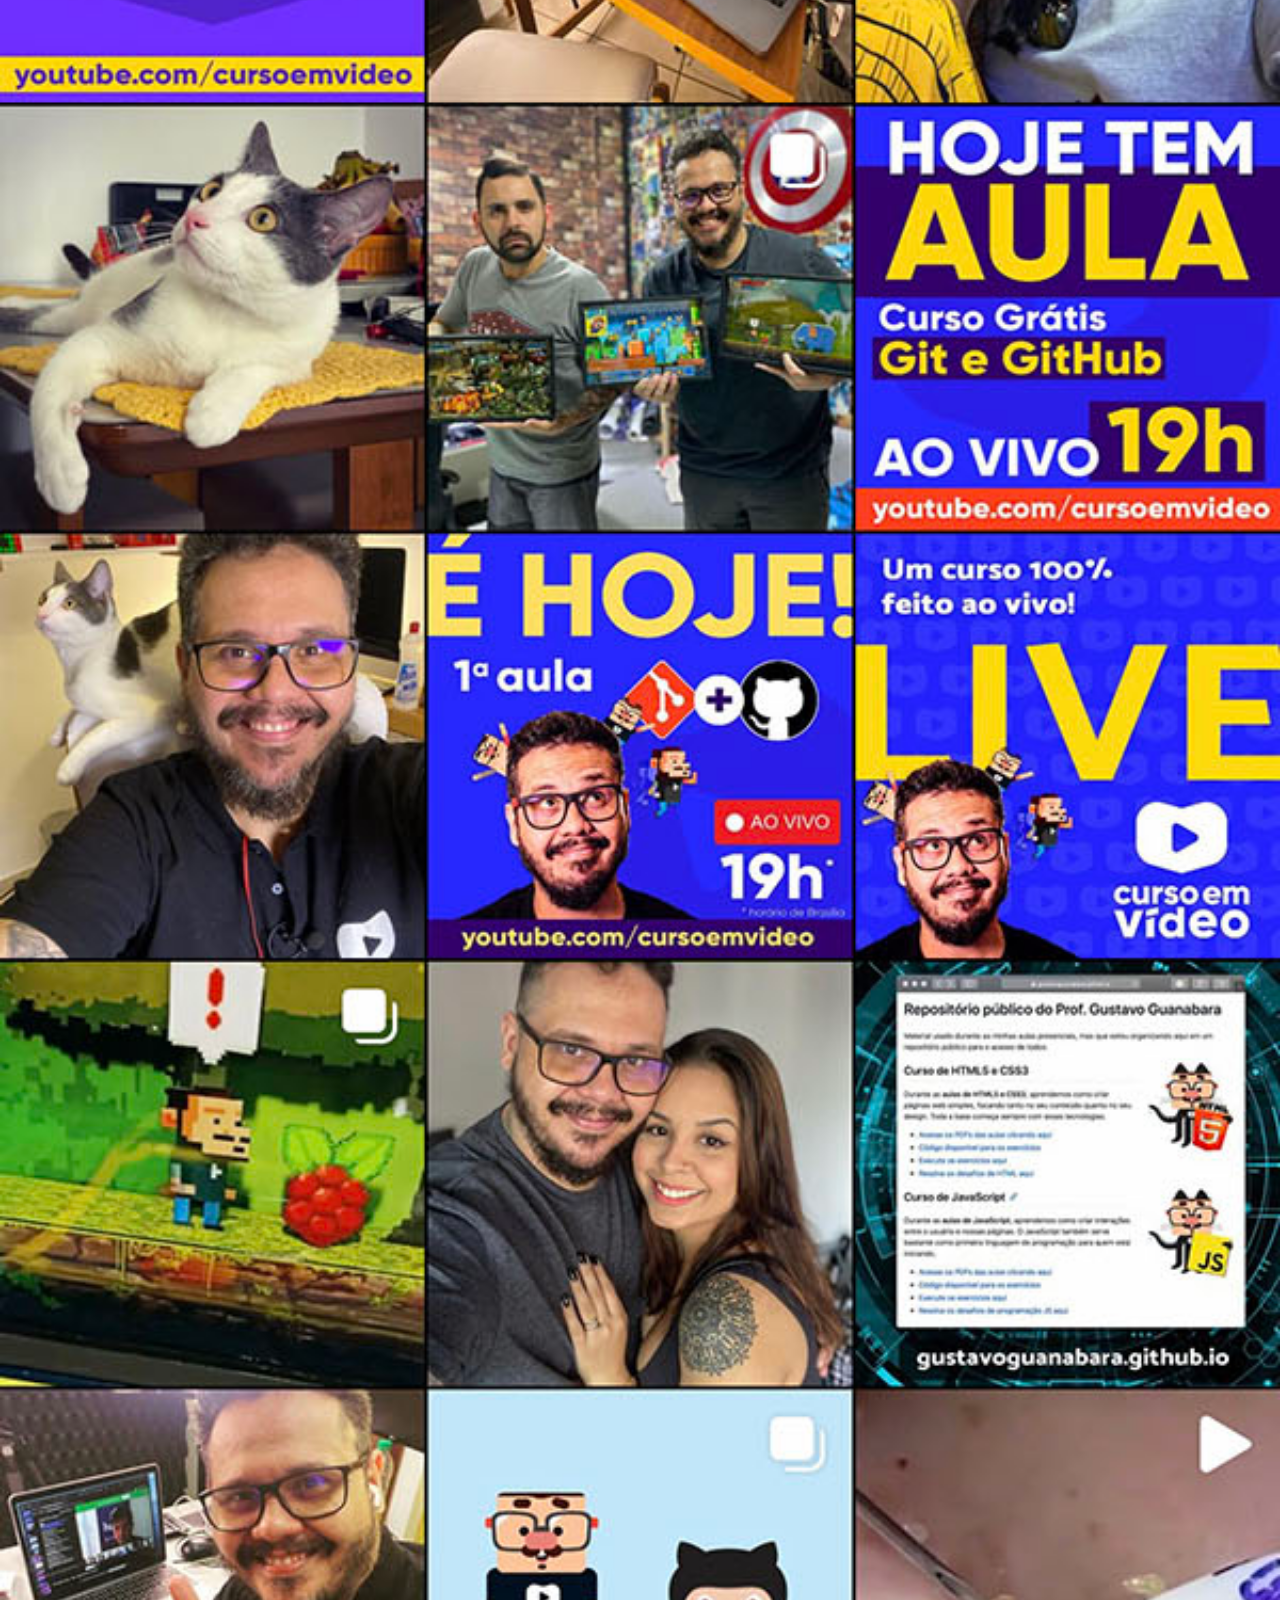
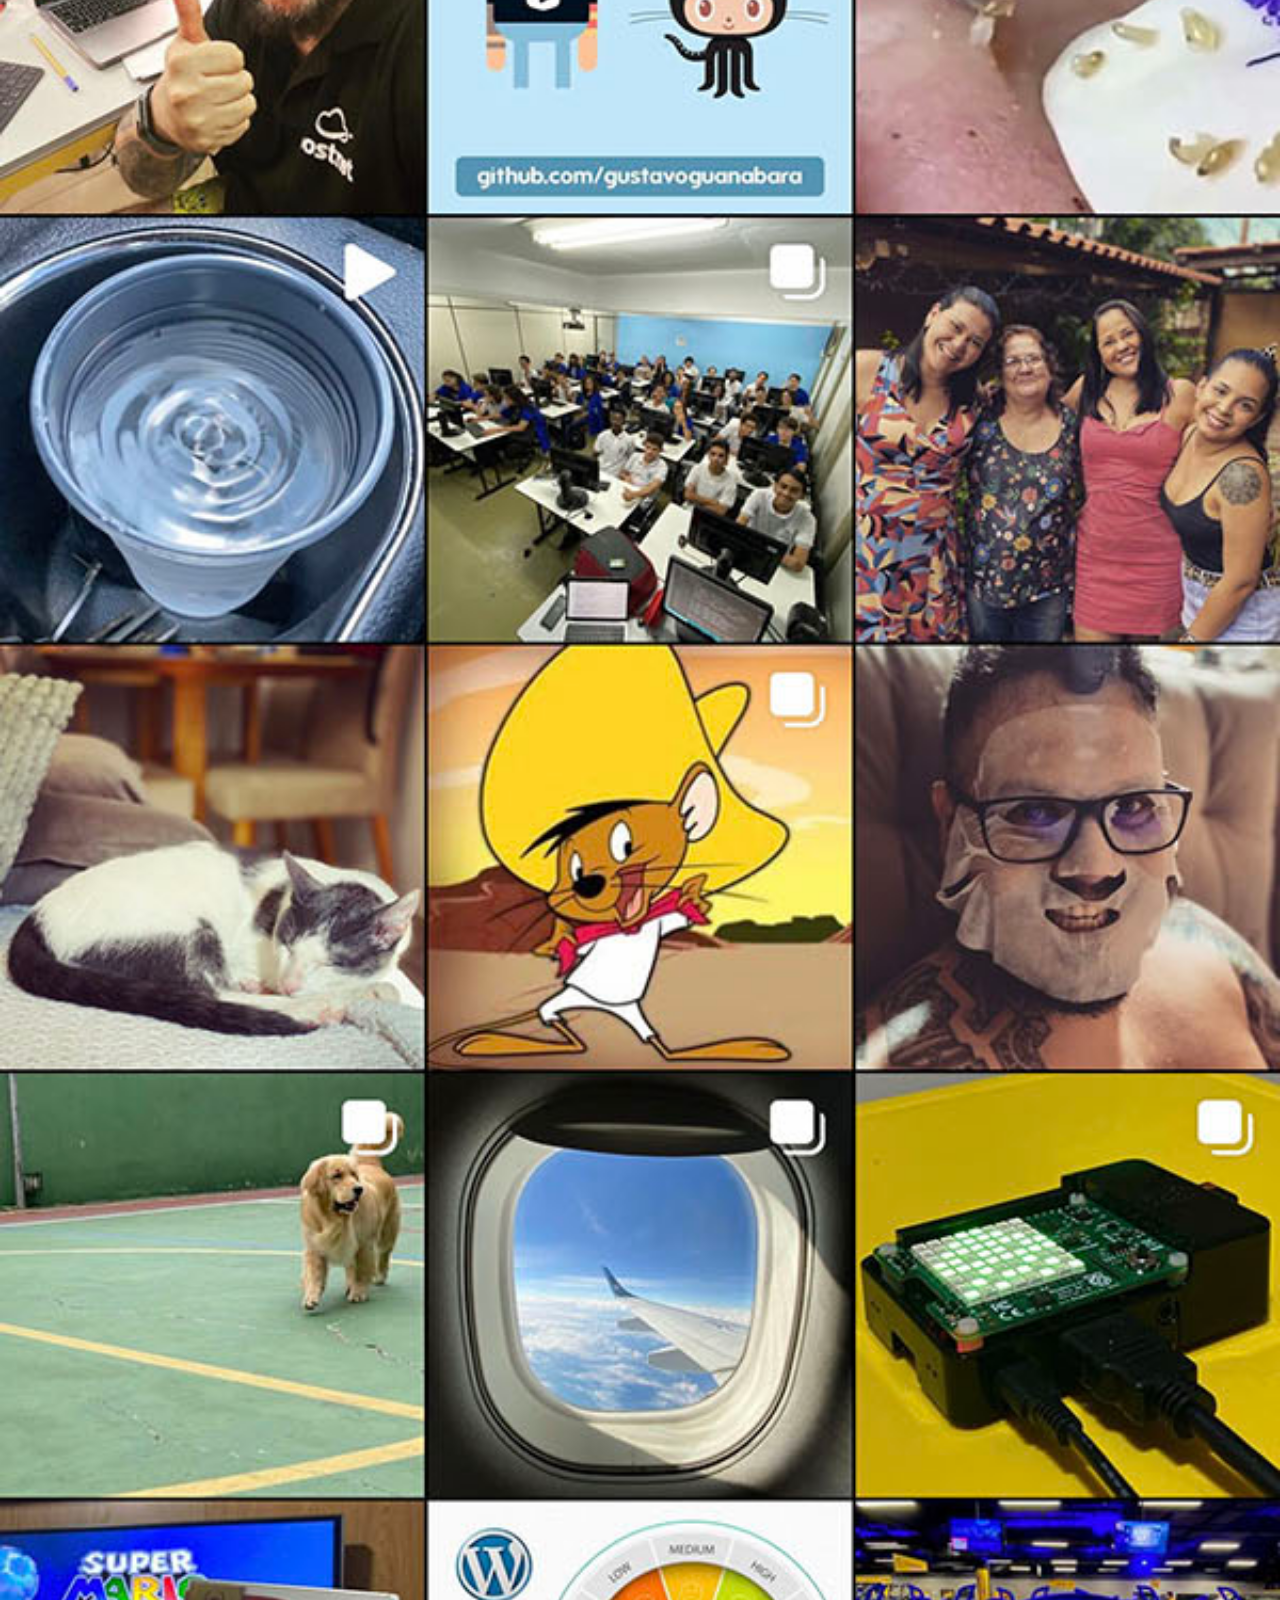
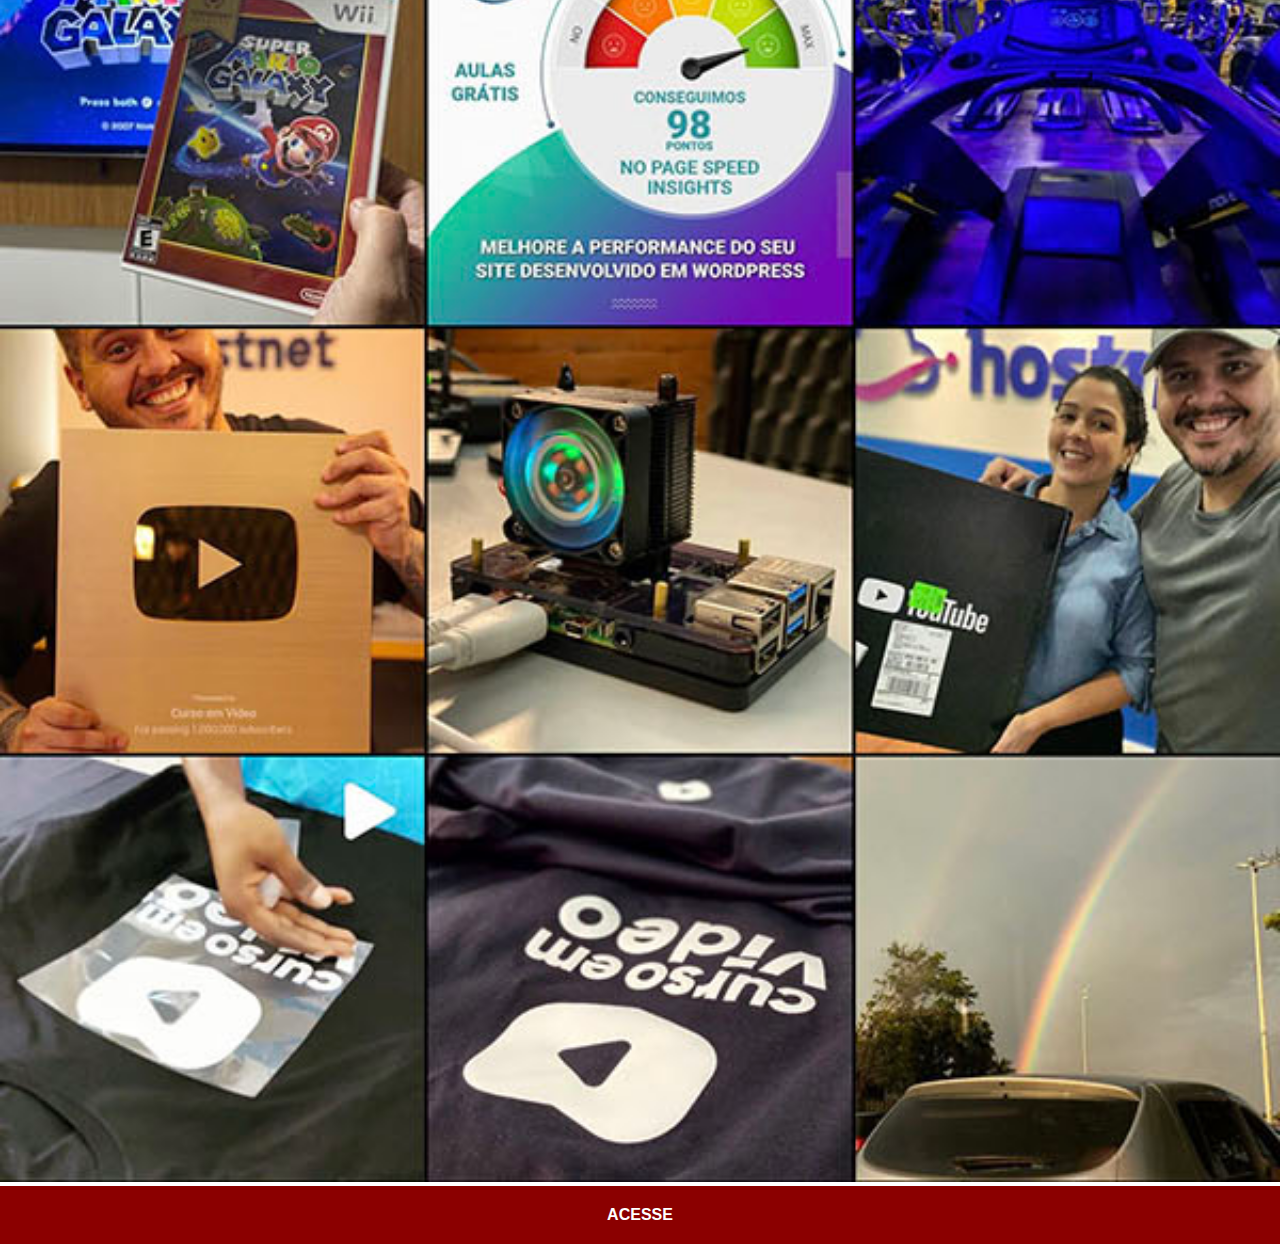
<file: instagram.html>
<!DOCTYPE html>
<html lang="pt-br">
<head>
    <meta charset="UTF-8">
    <meta name="viewport" content="width=device-width, initial-scale=1.0">
    <title>Instagram</title>
    <link rel="stylesheet" href="estilos/social.css">
</head>
<body>
    <img src="imagens/tela-instagram.jpg" alt="Instagram">
    <a href="https://www.instagram.com/gustavoguanabara/" target="_blank">ACESSE</a>
</body>
</html>
</file>
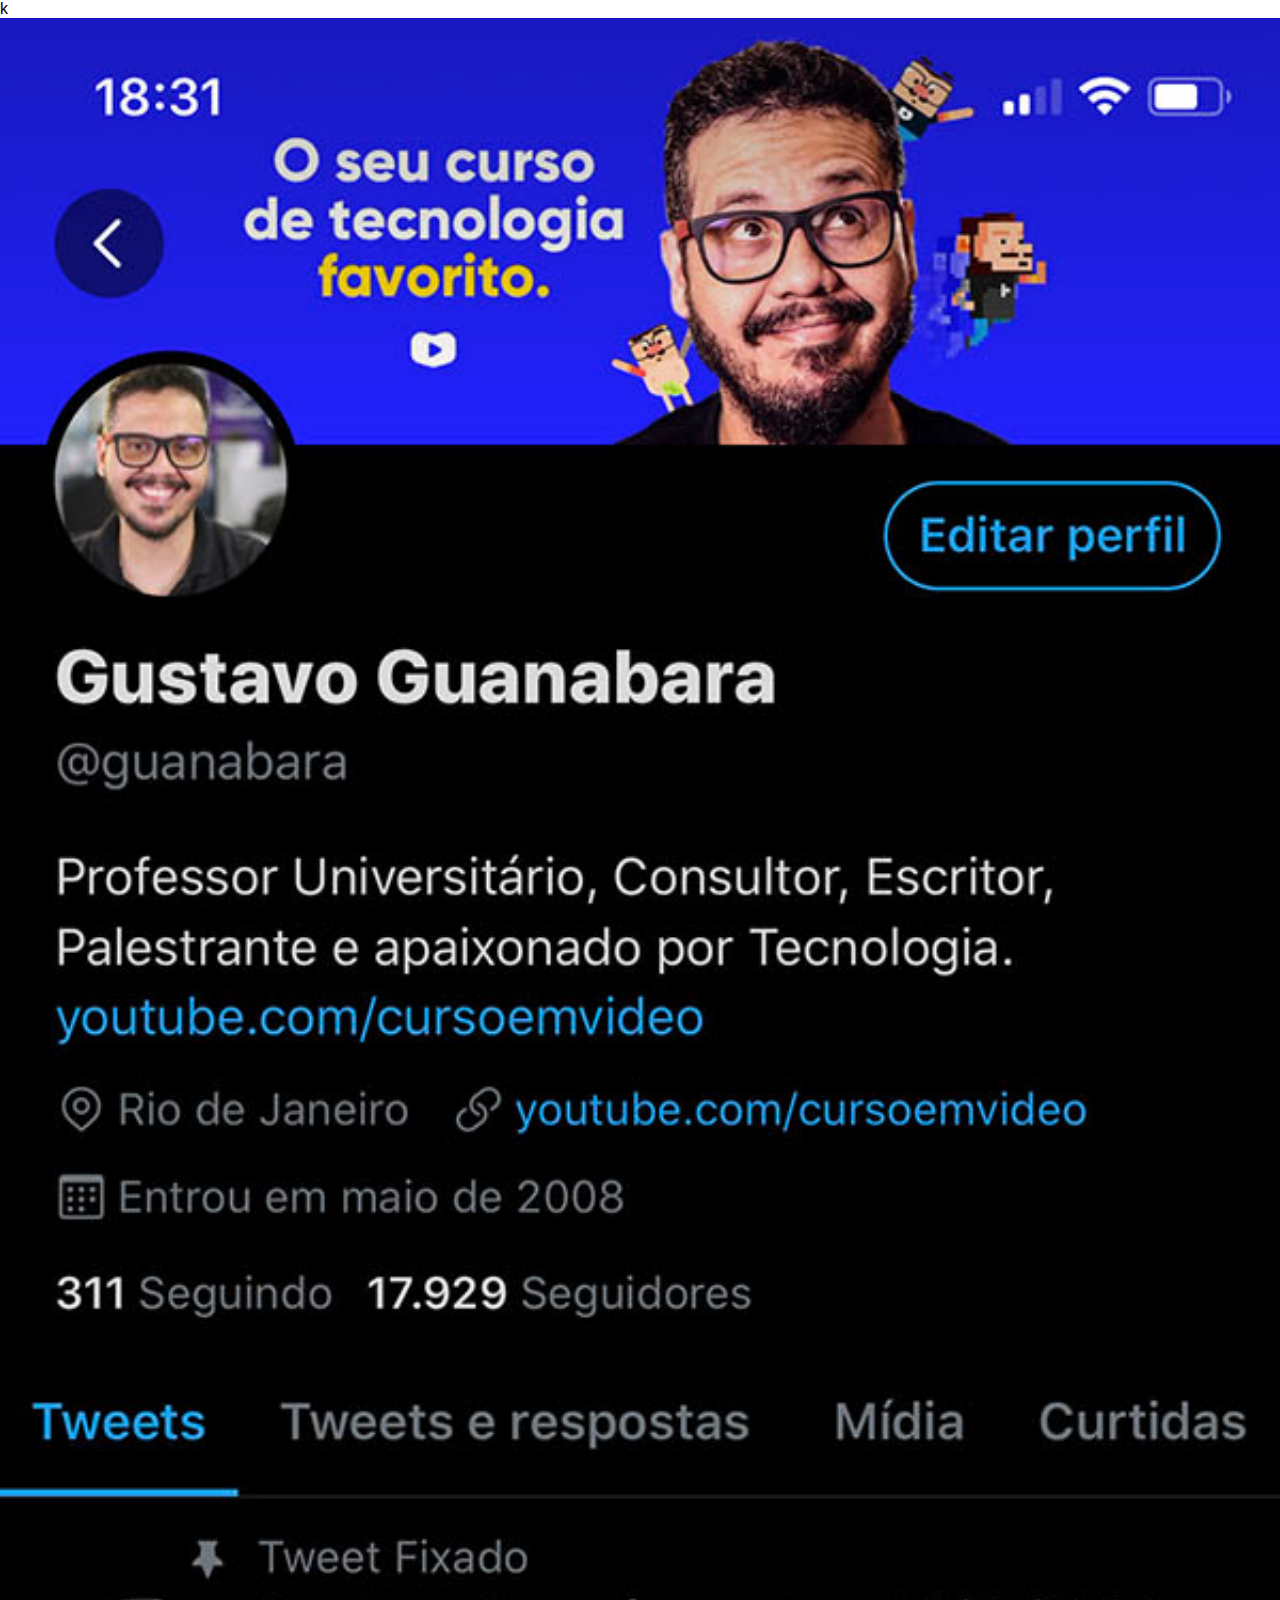
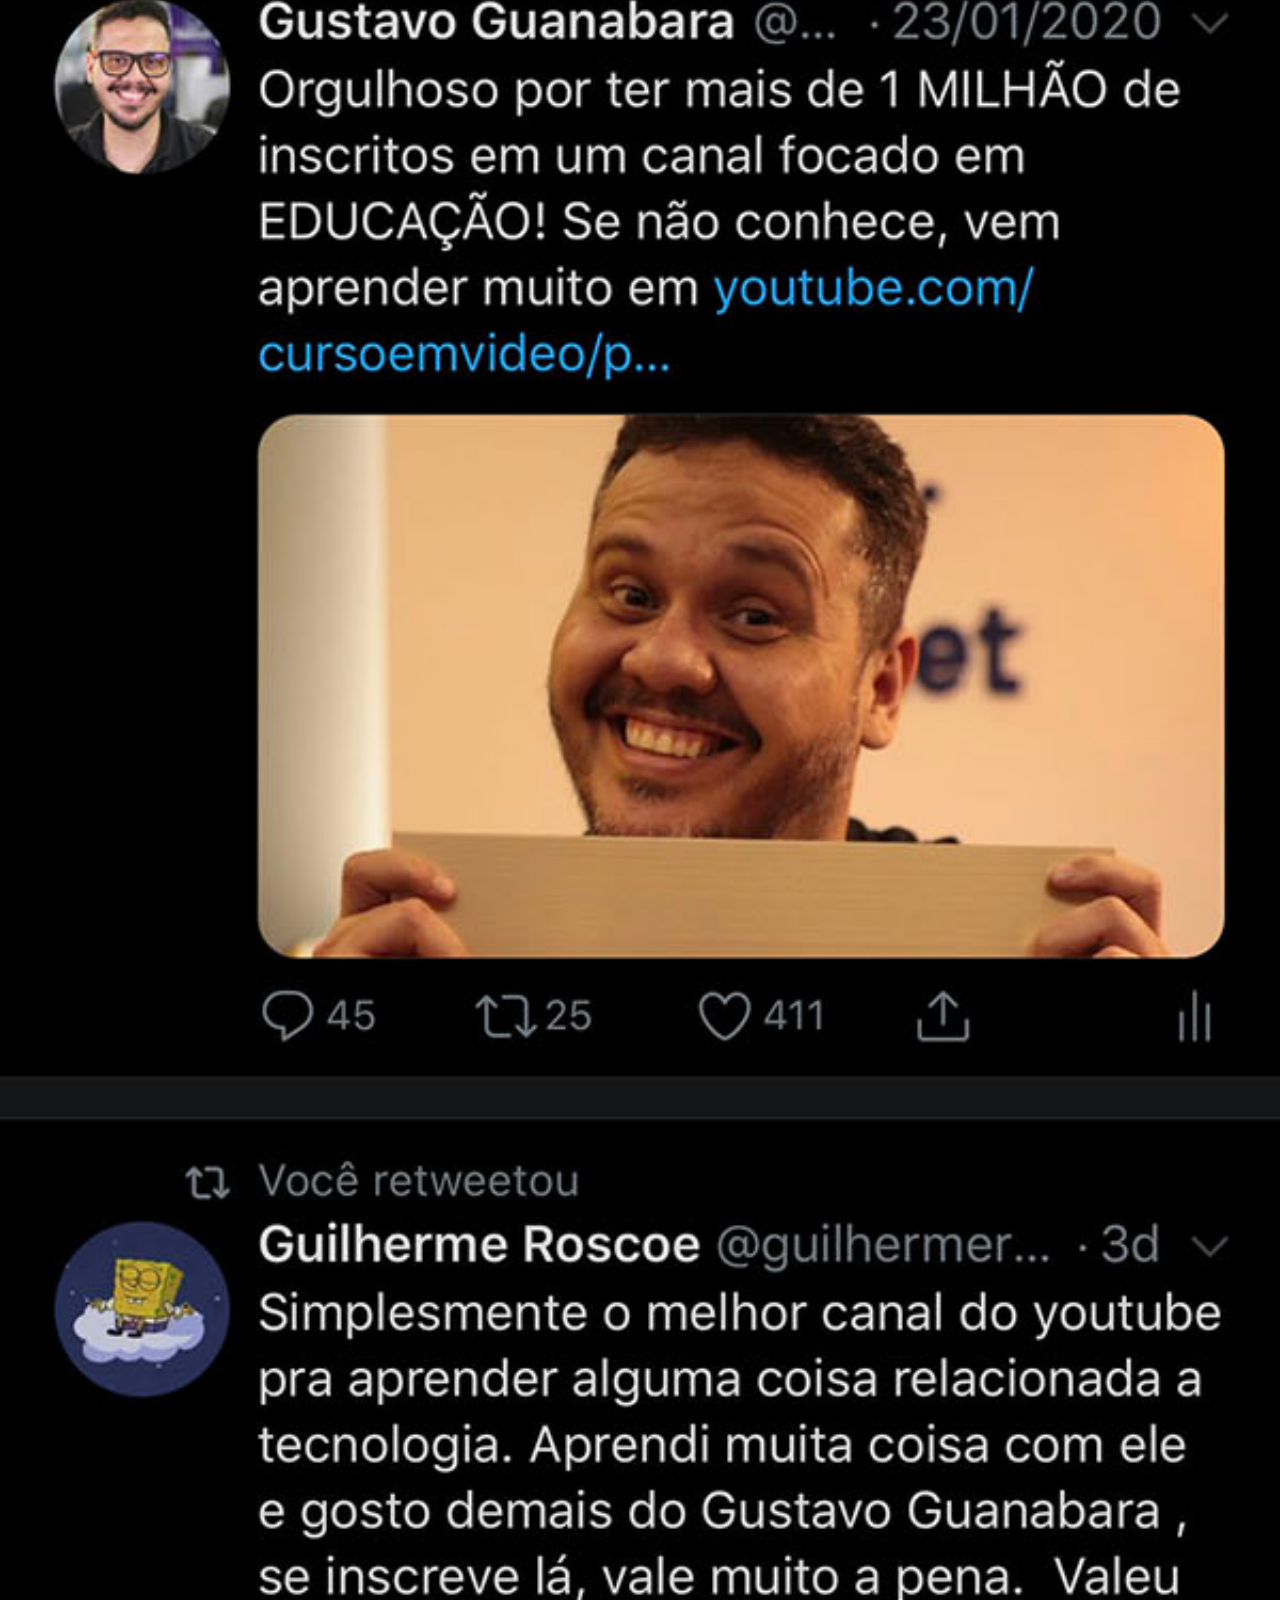
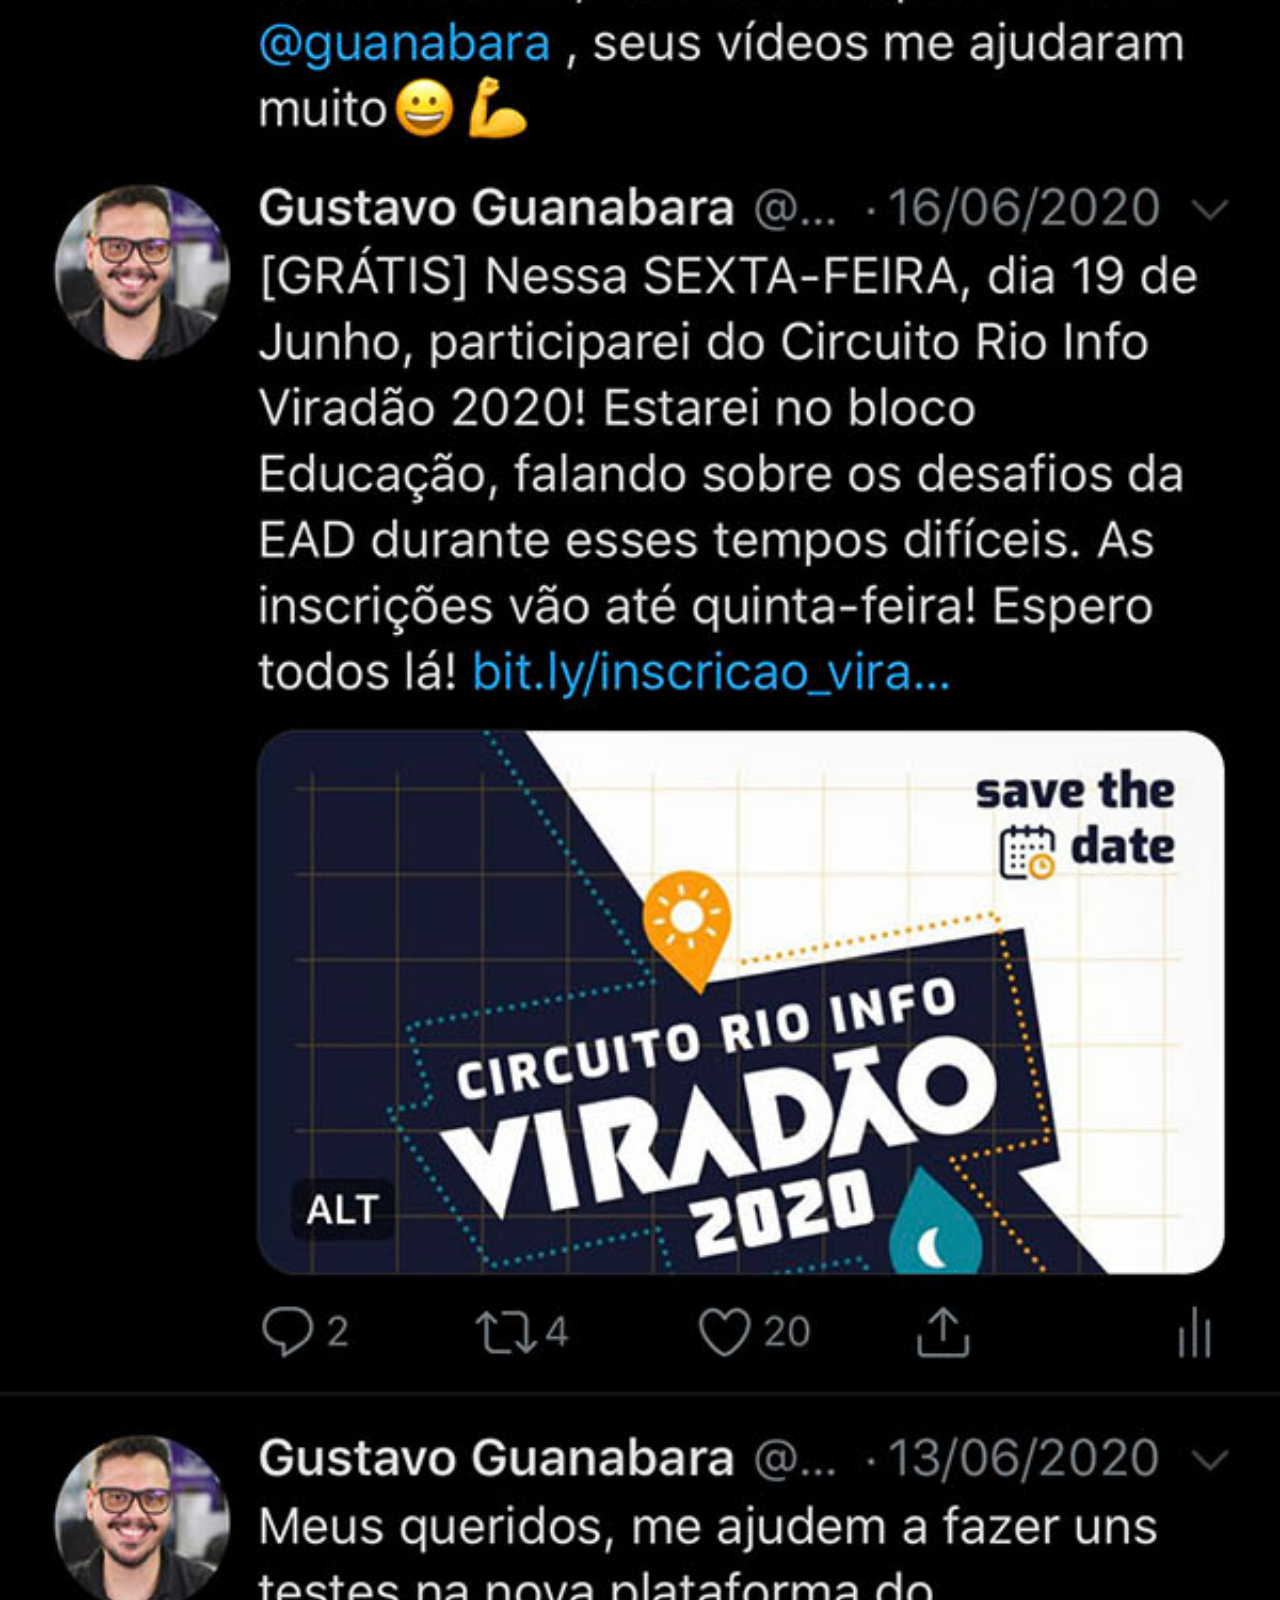
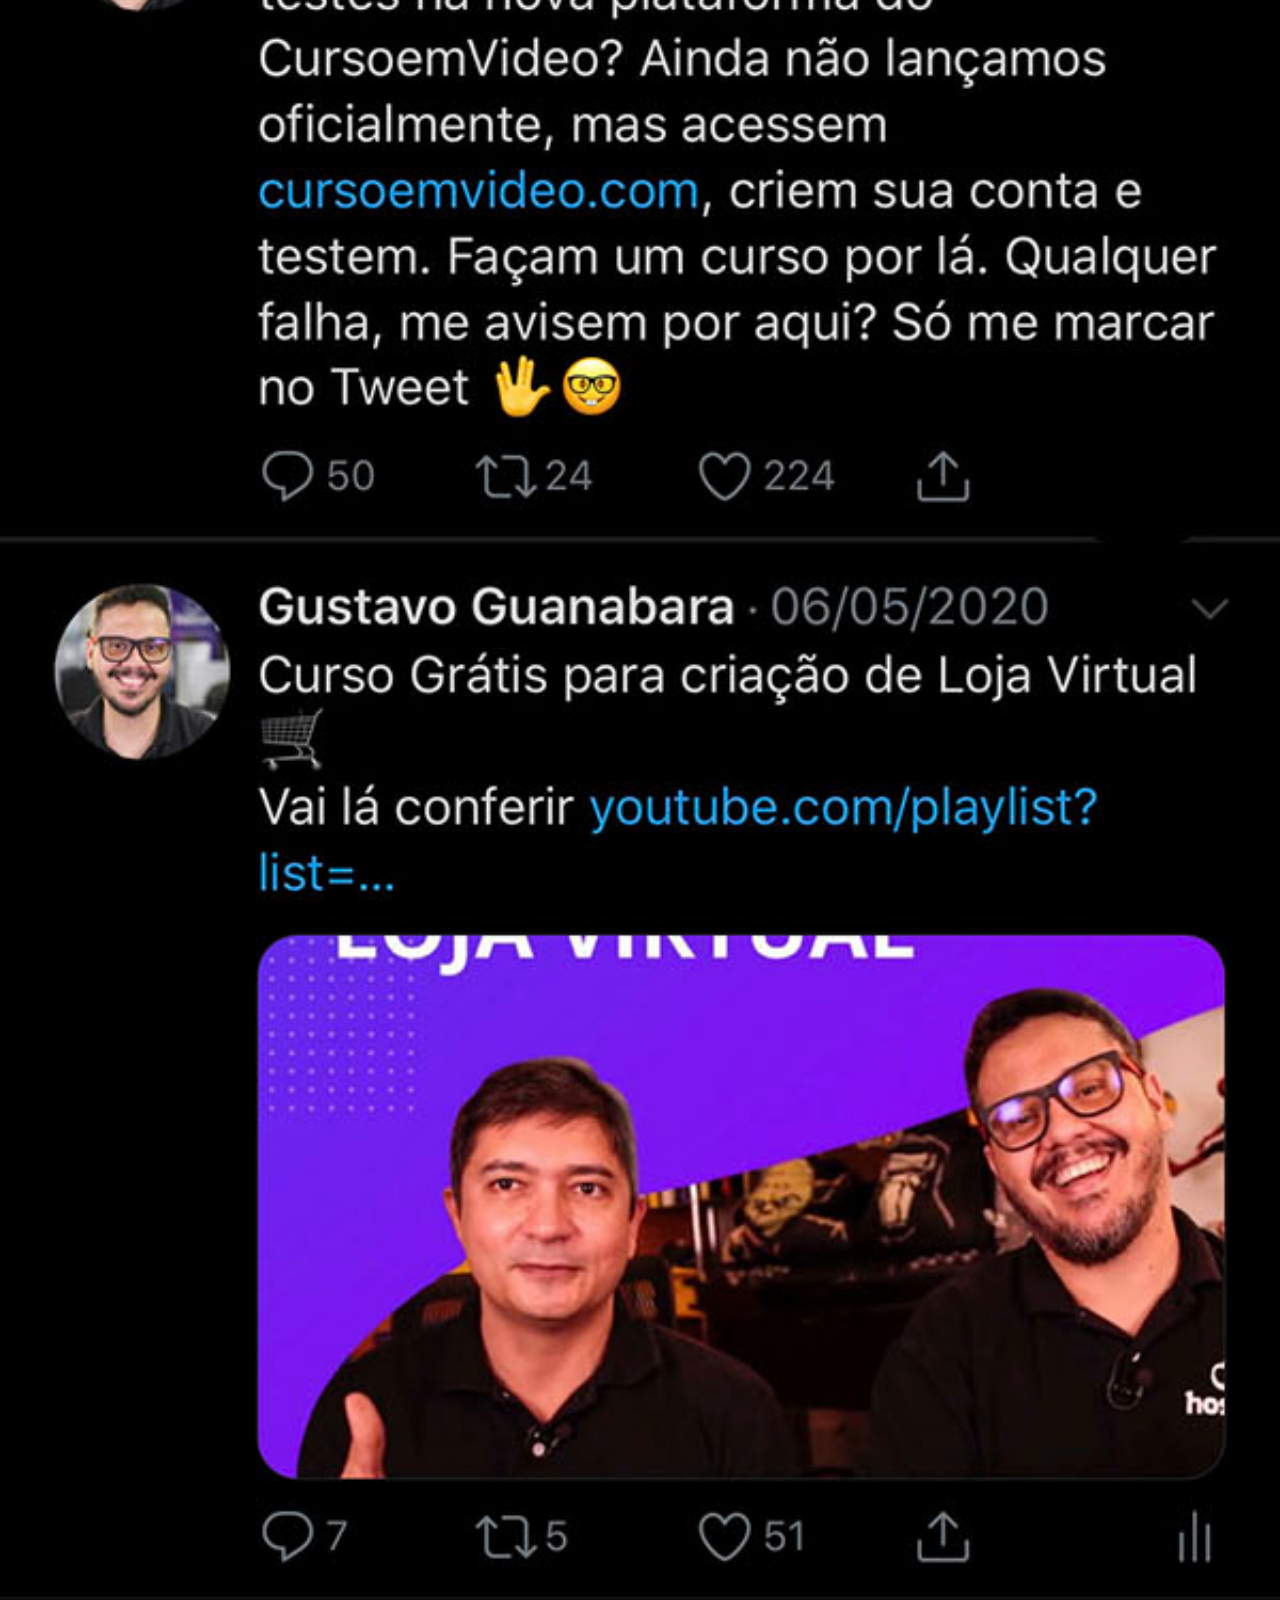
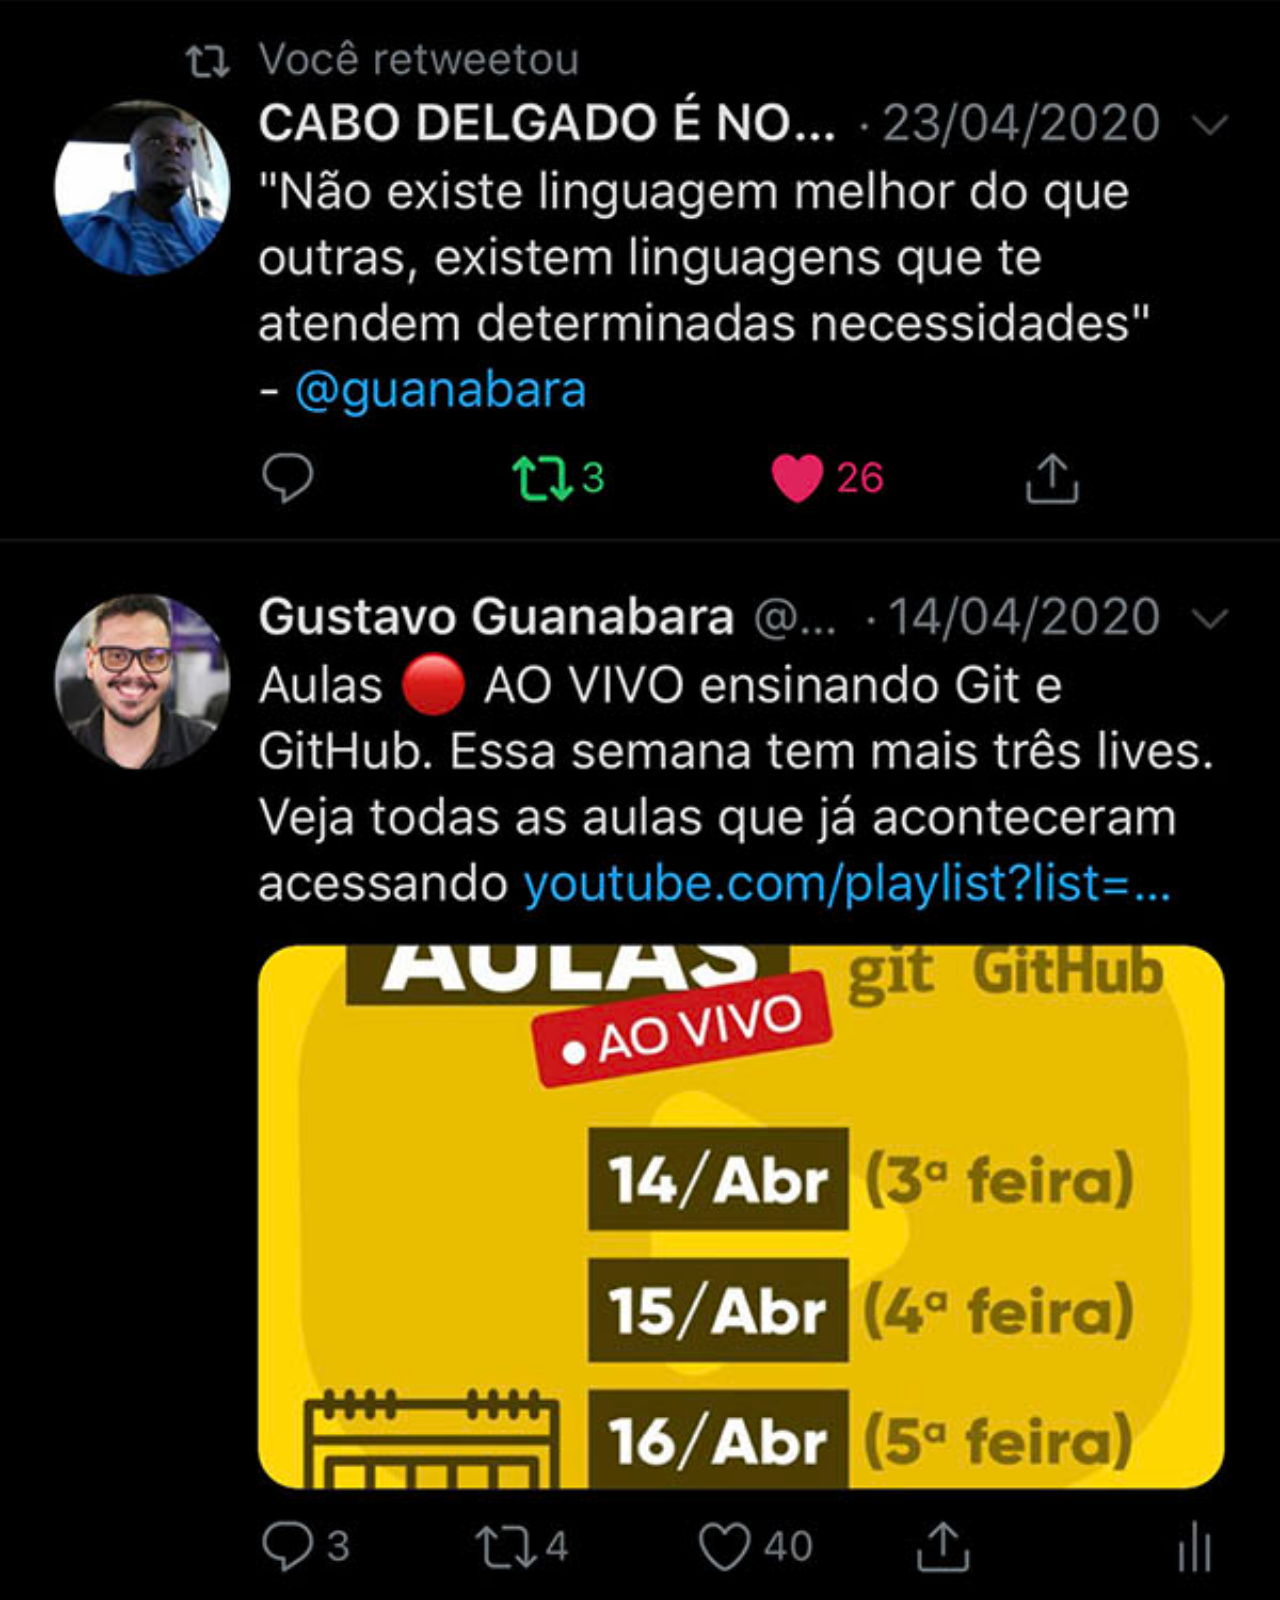
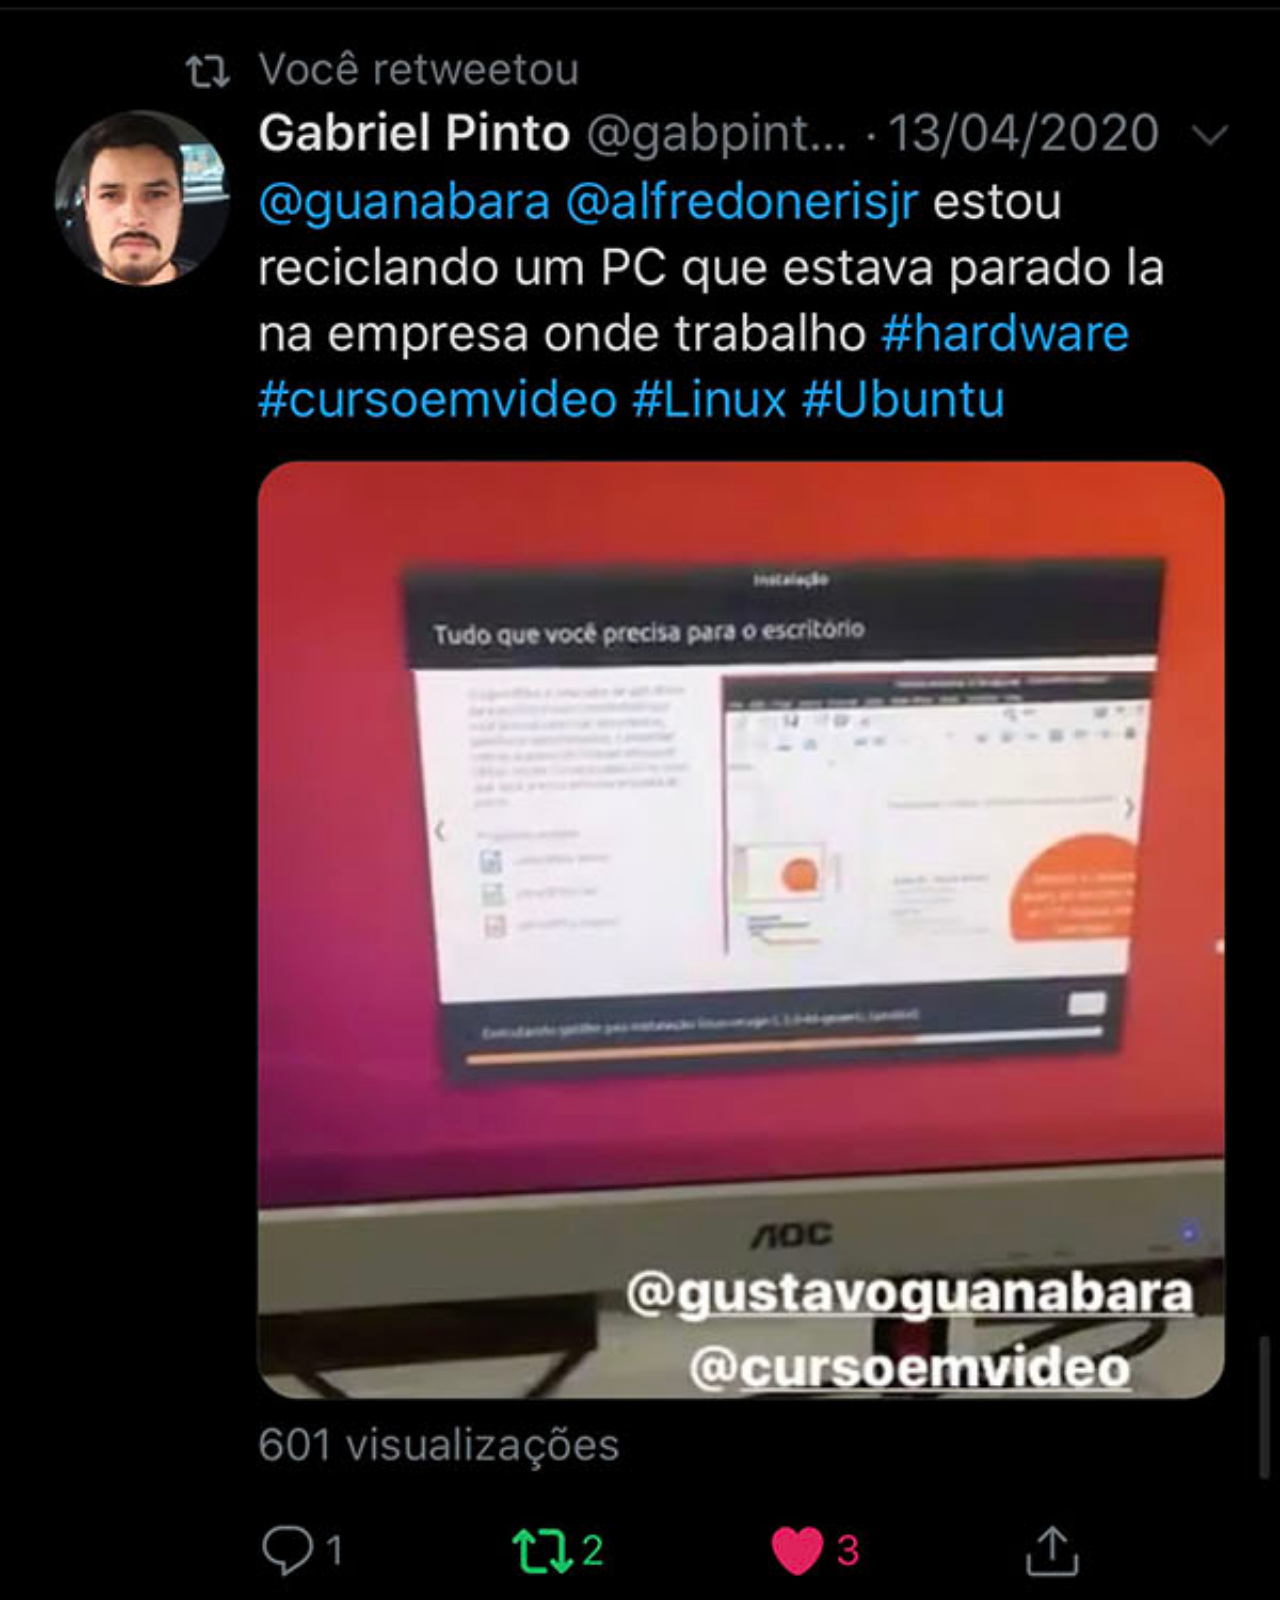
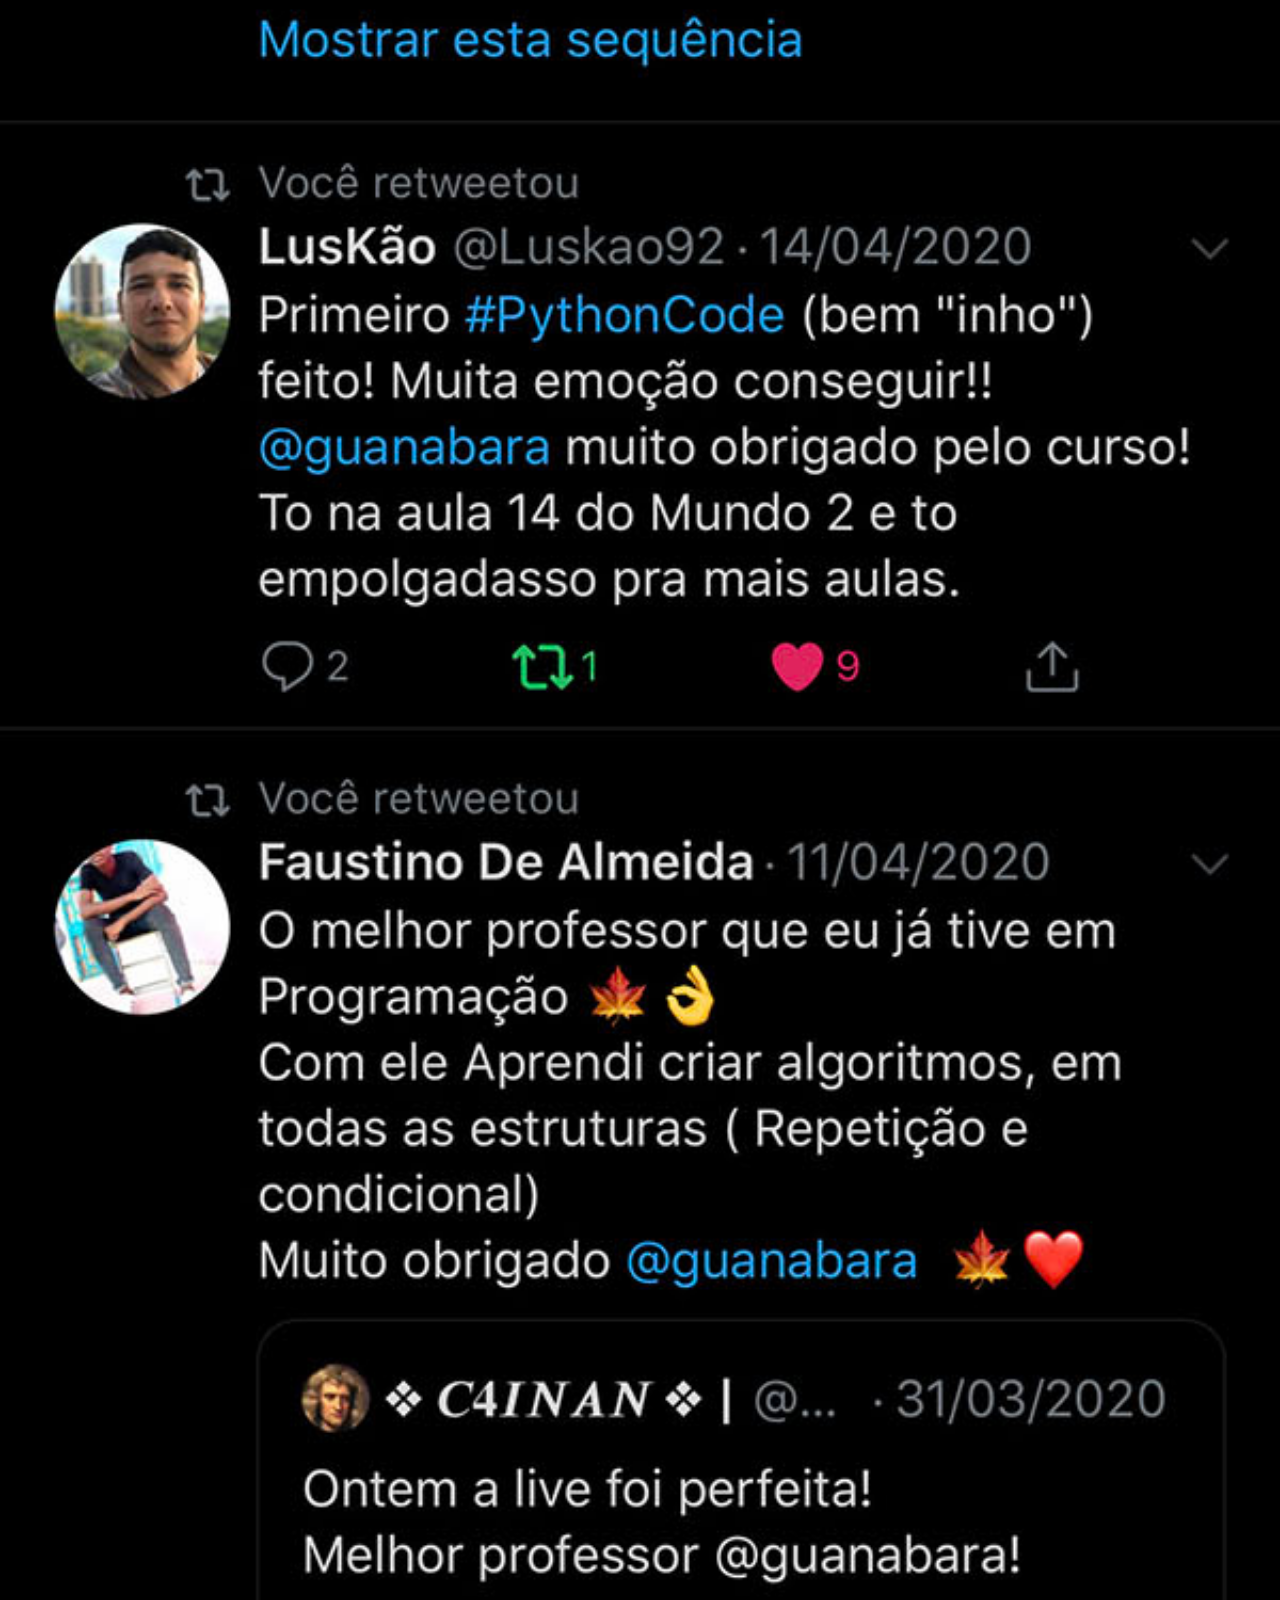
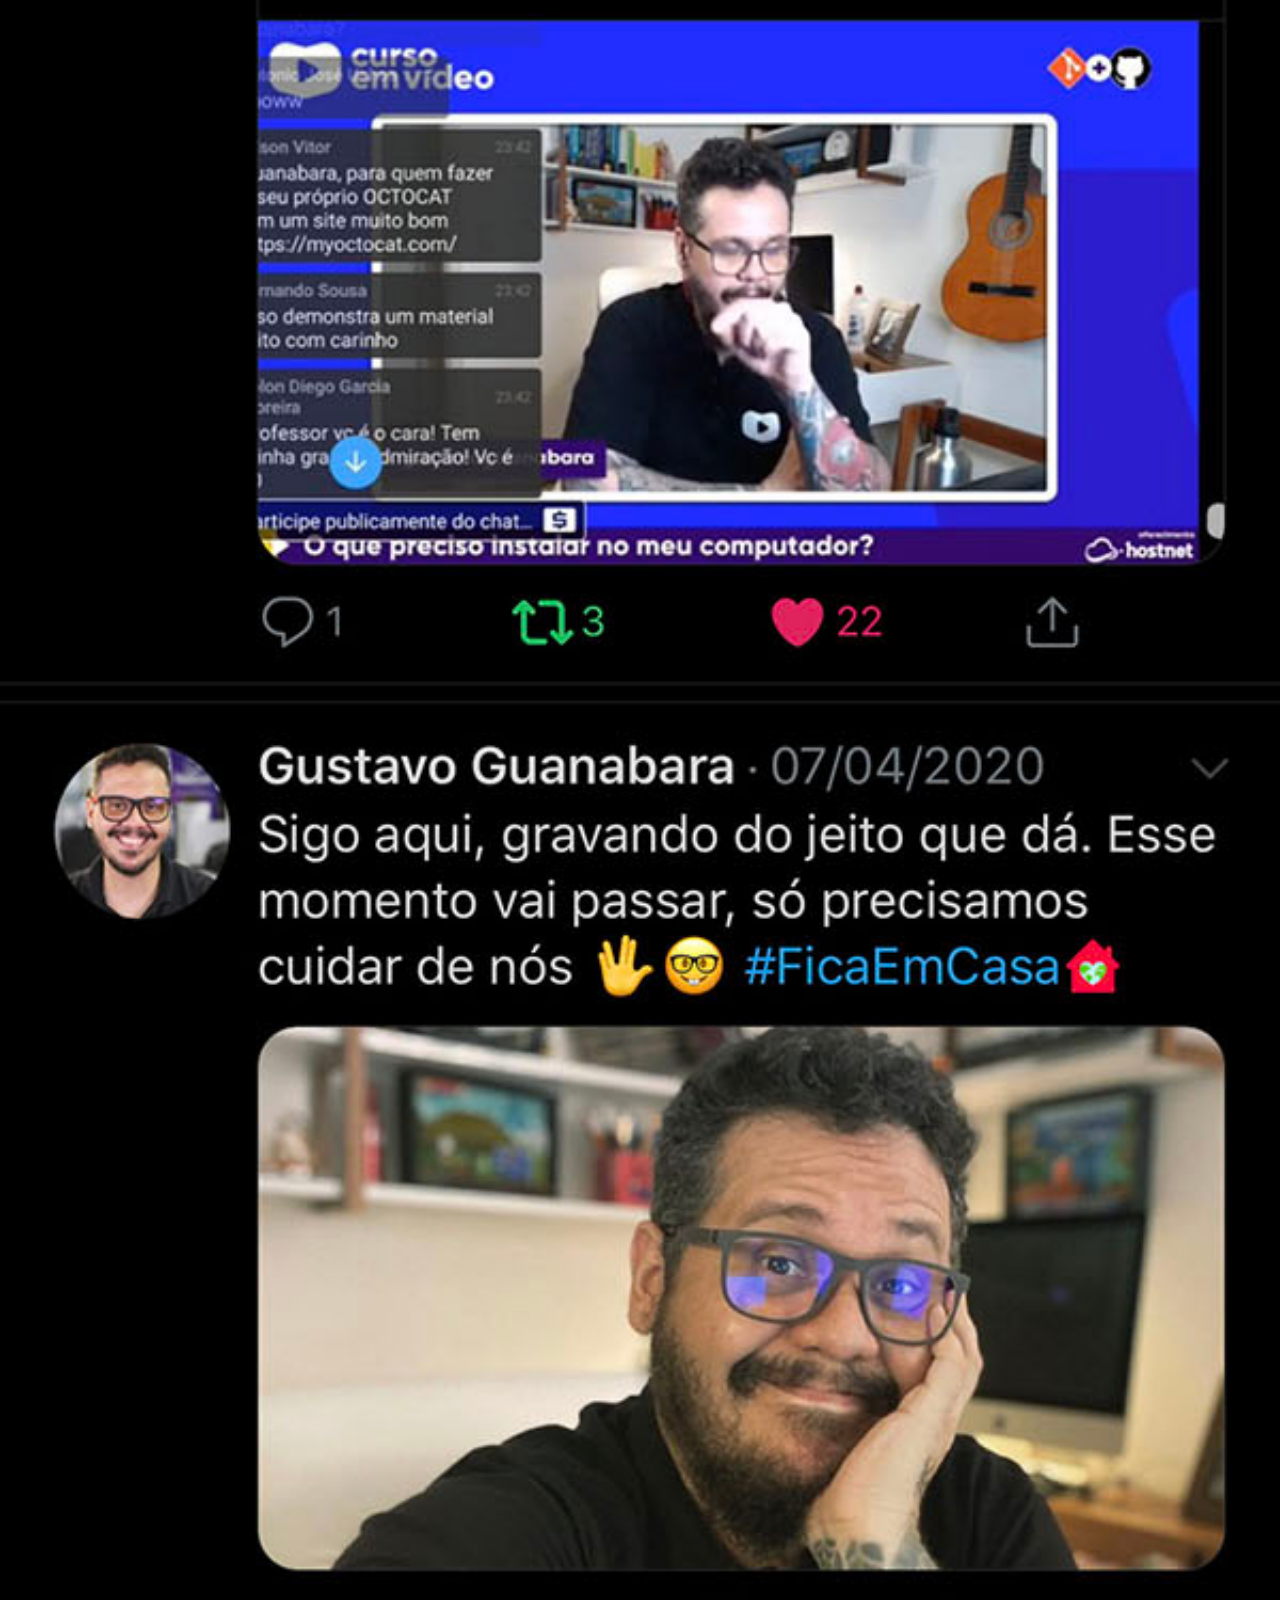
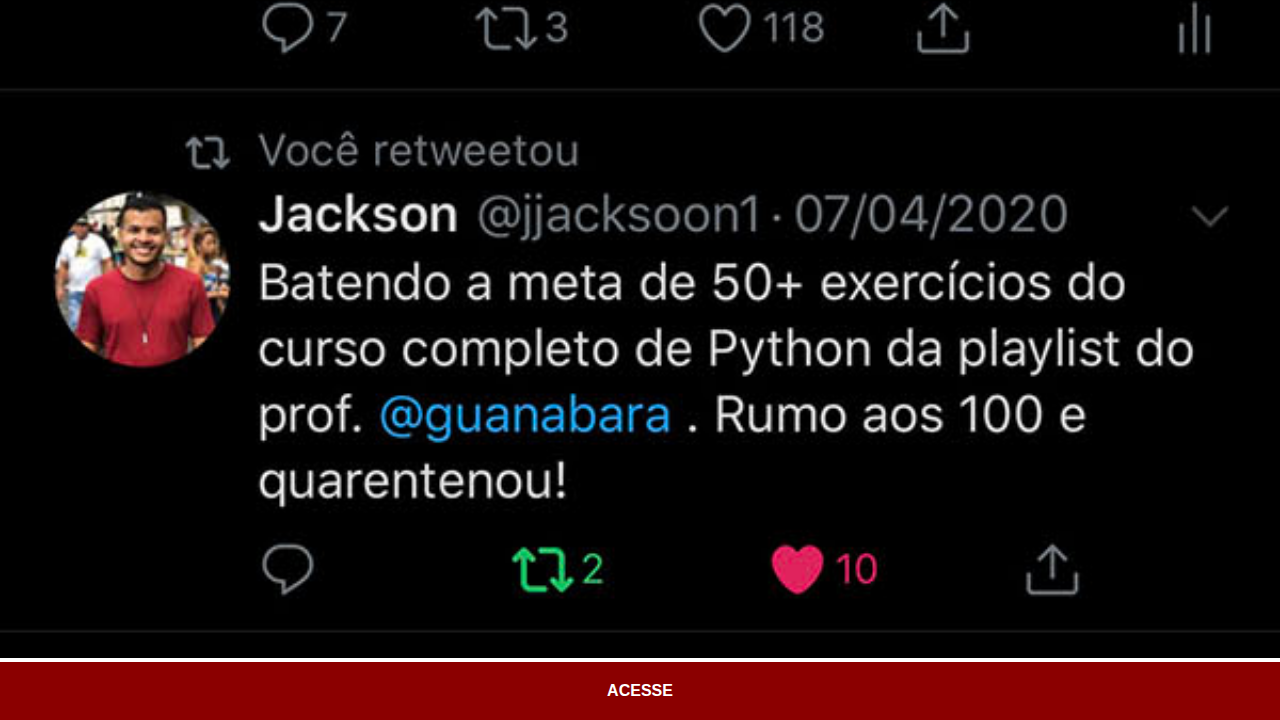
<file: twitter.html>
<!DOCTYPE html>
<html lang="pt-br">
<head>
    <meta charset="UTF-8">
    <meta name="viewport" content="width=device-width, initial-scale=1.0">
    <title>Twitter</title>
    <link rel="stylesheet" href="estilos/social.css">k
</head>
<body>
    <img src="imagens/tela-twitter.jpg" alt="Twitter">
    <a href="xandao.html">ACESSE</a>
</body>
</html>
</file>
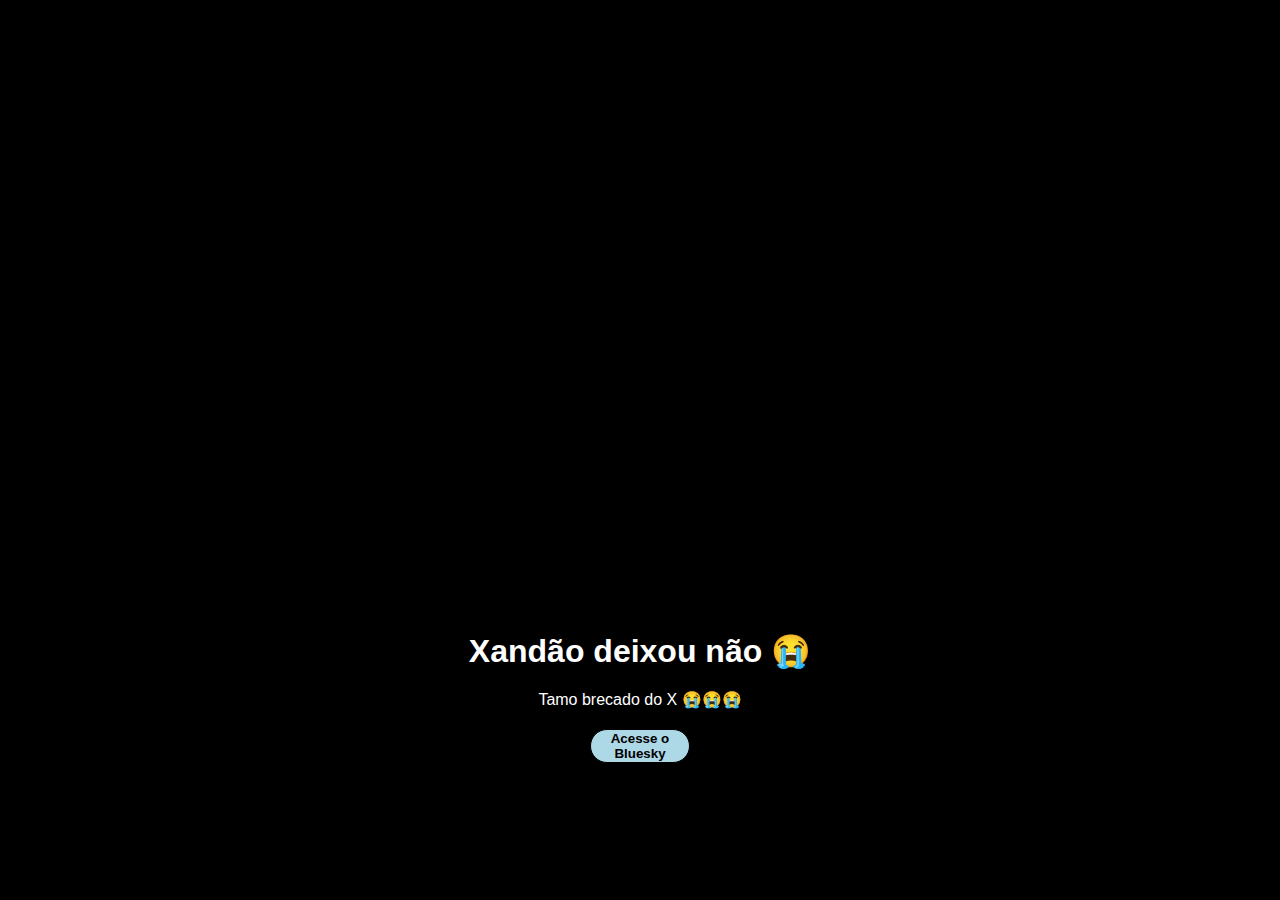
<file: xandao.html>
<!DOCTYPE html>
<html lang="pt-br">
<head>
    <meta charset="UTF-8">
    <meta name="viewport" content="width=device-width, initial-scale=1.0">
    <title>Prendeu o X do BR</title>
    <style>
        body {
            background-color: black;
        }

        h1 {
            color: white;
            font-weight: bold;
            font-family: Arial, Helvetica, sans-serif;
            margin: 50% auto auto auto;
            display: flex;
            text-align: center;
            justify-content: center;
            align-items: center;
        }

        p {
            color: white;
            margin: 20px auto auto auto;
            text-align: center;
            justify-content: center;
            align-items: center;
            font-family: Arial, Helvetica, sans-serif;
        }
        
        button {
            width: 100px;
            background-color: lightblue;
            border: 1px solid black;
            border-radius: 20px;
            margin: 20px auto auto auto;
            display: block;
            justify-content: center;
        }

        button > a {
            font-family: Arial, Helvetica, sans-serif;
            color: black;
            text-decoration: none;
            font-weight: bold;
        }

        button:hover {
            transform: scale(1.1);
            transition: .5s;
        }

    </style>
</head>
<body>
    <h1>Xandão deixou não 😭</h1>
    <p>Tamo brecado do X 😭😭😭</p>
    <button>
        <a href="https://bsky.app/" target="_blank">Acesse o Bluesky</a>
    </button>
</body>
</html>
</file>
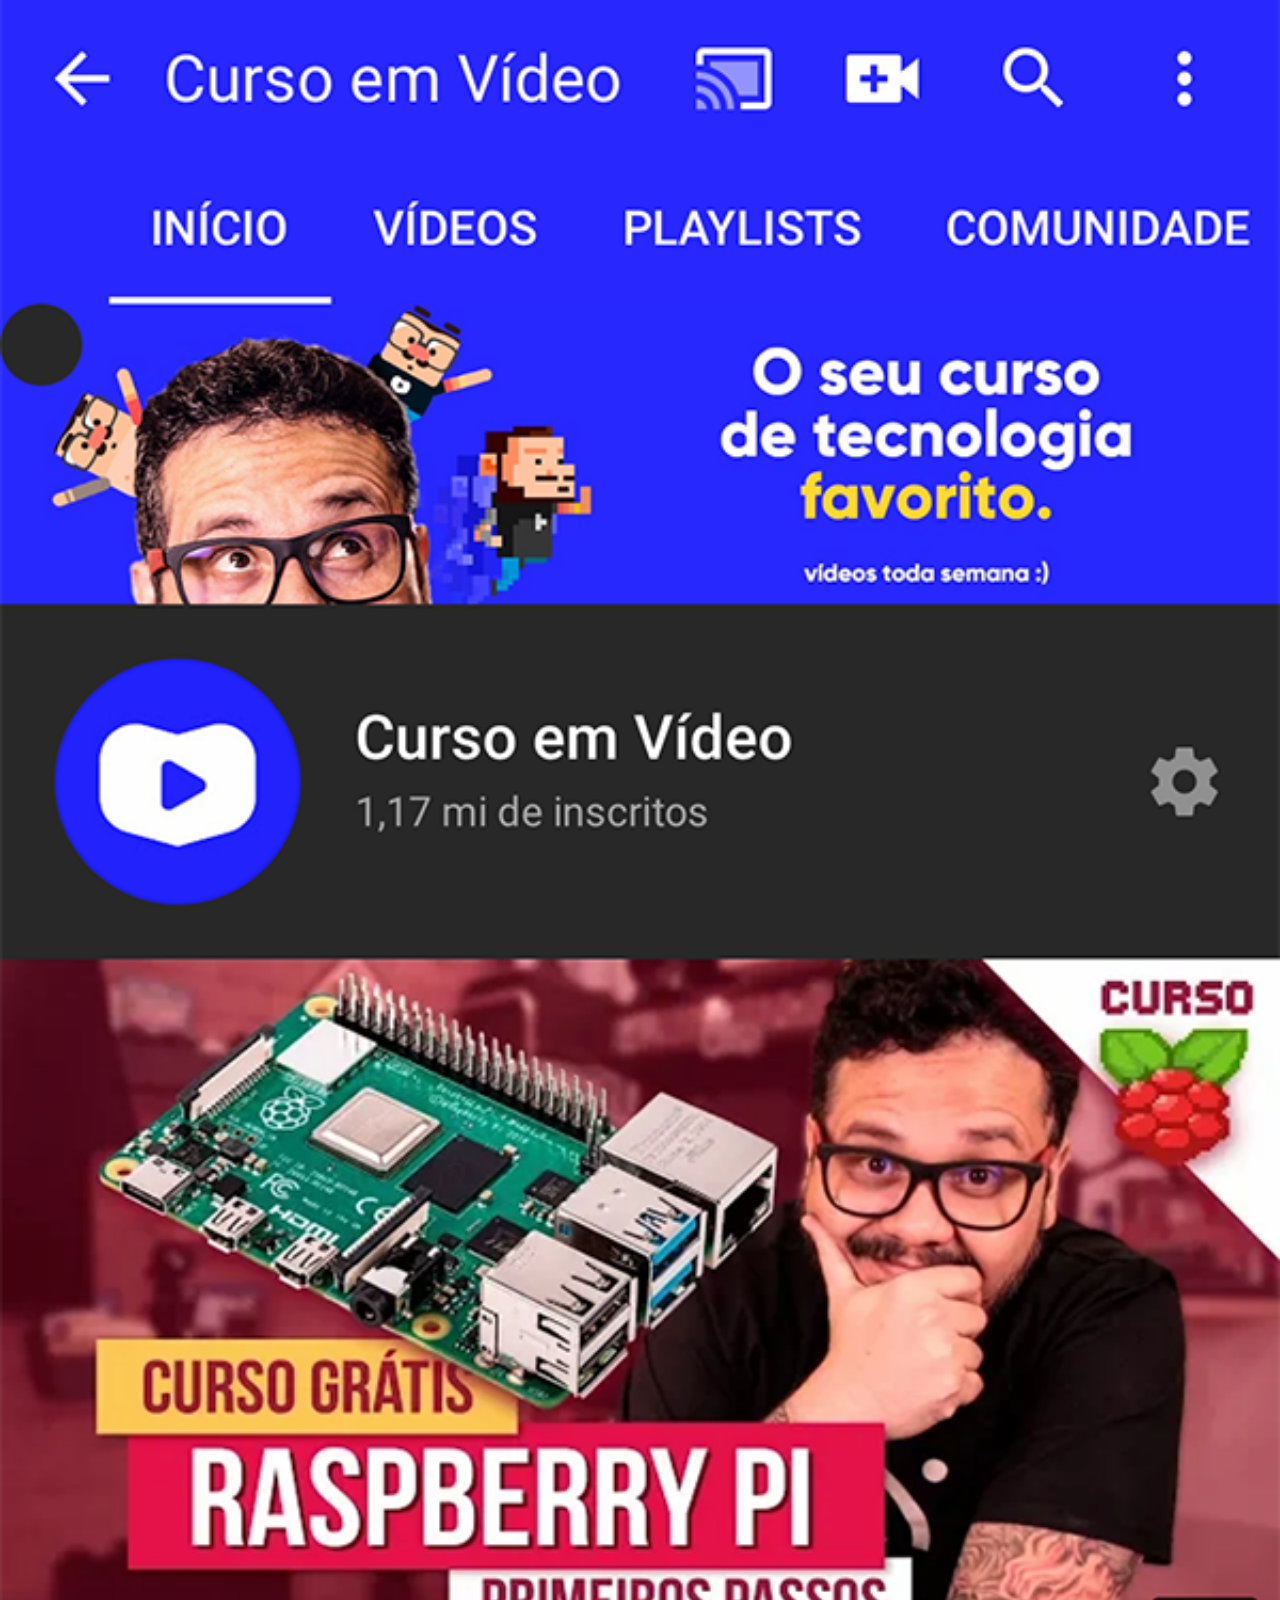
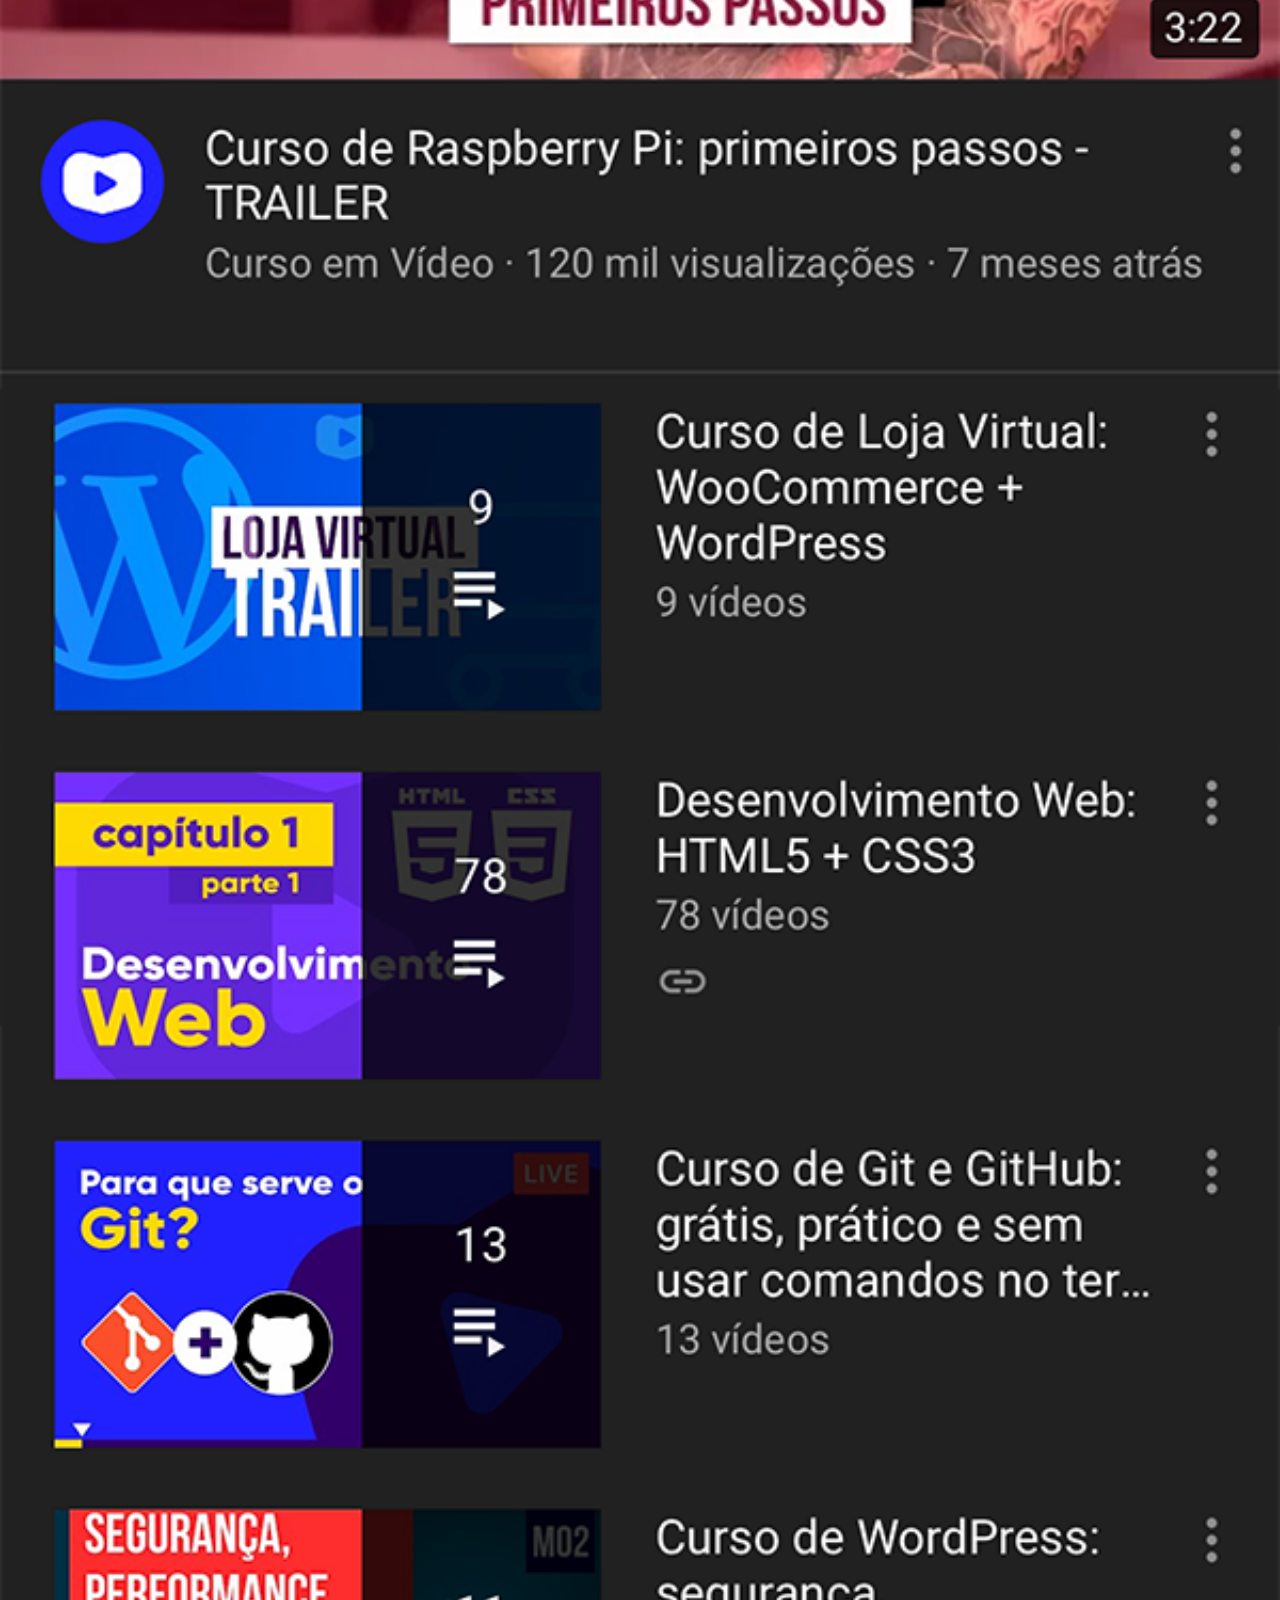
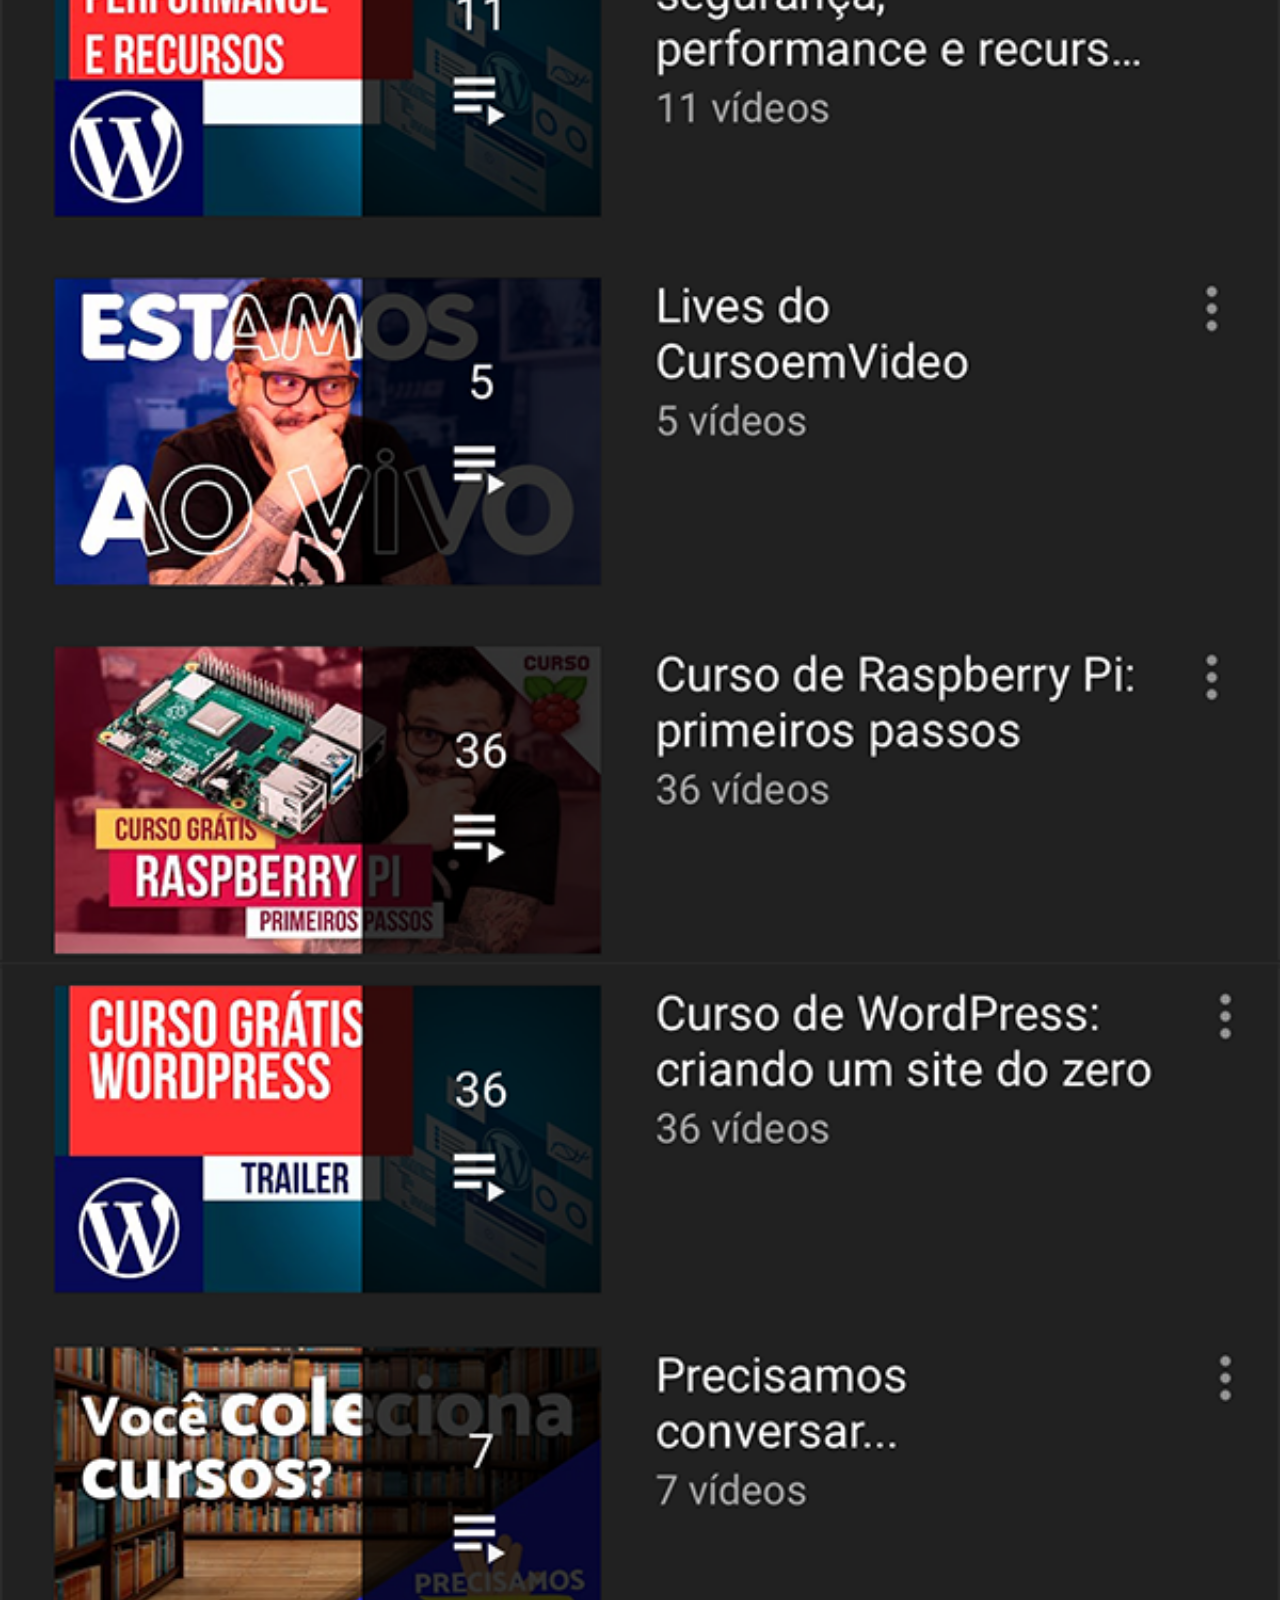
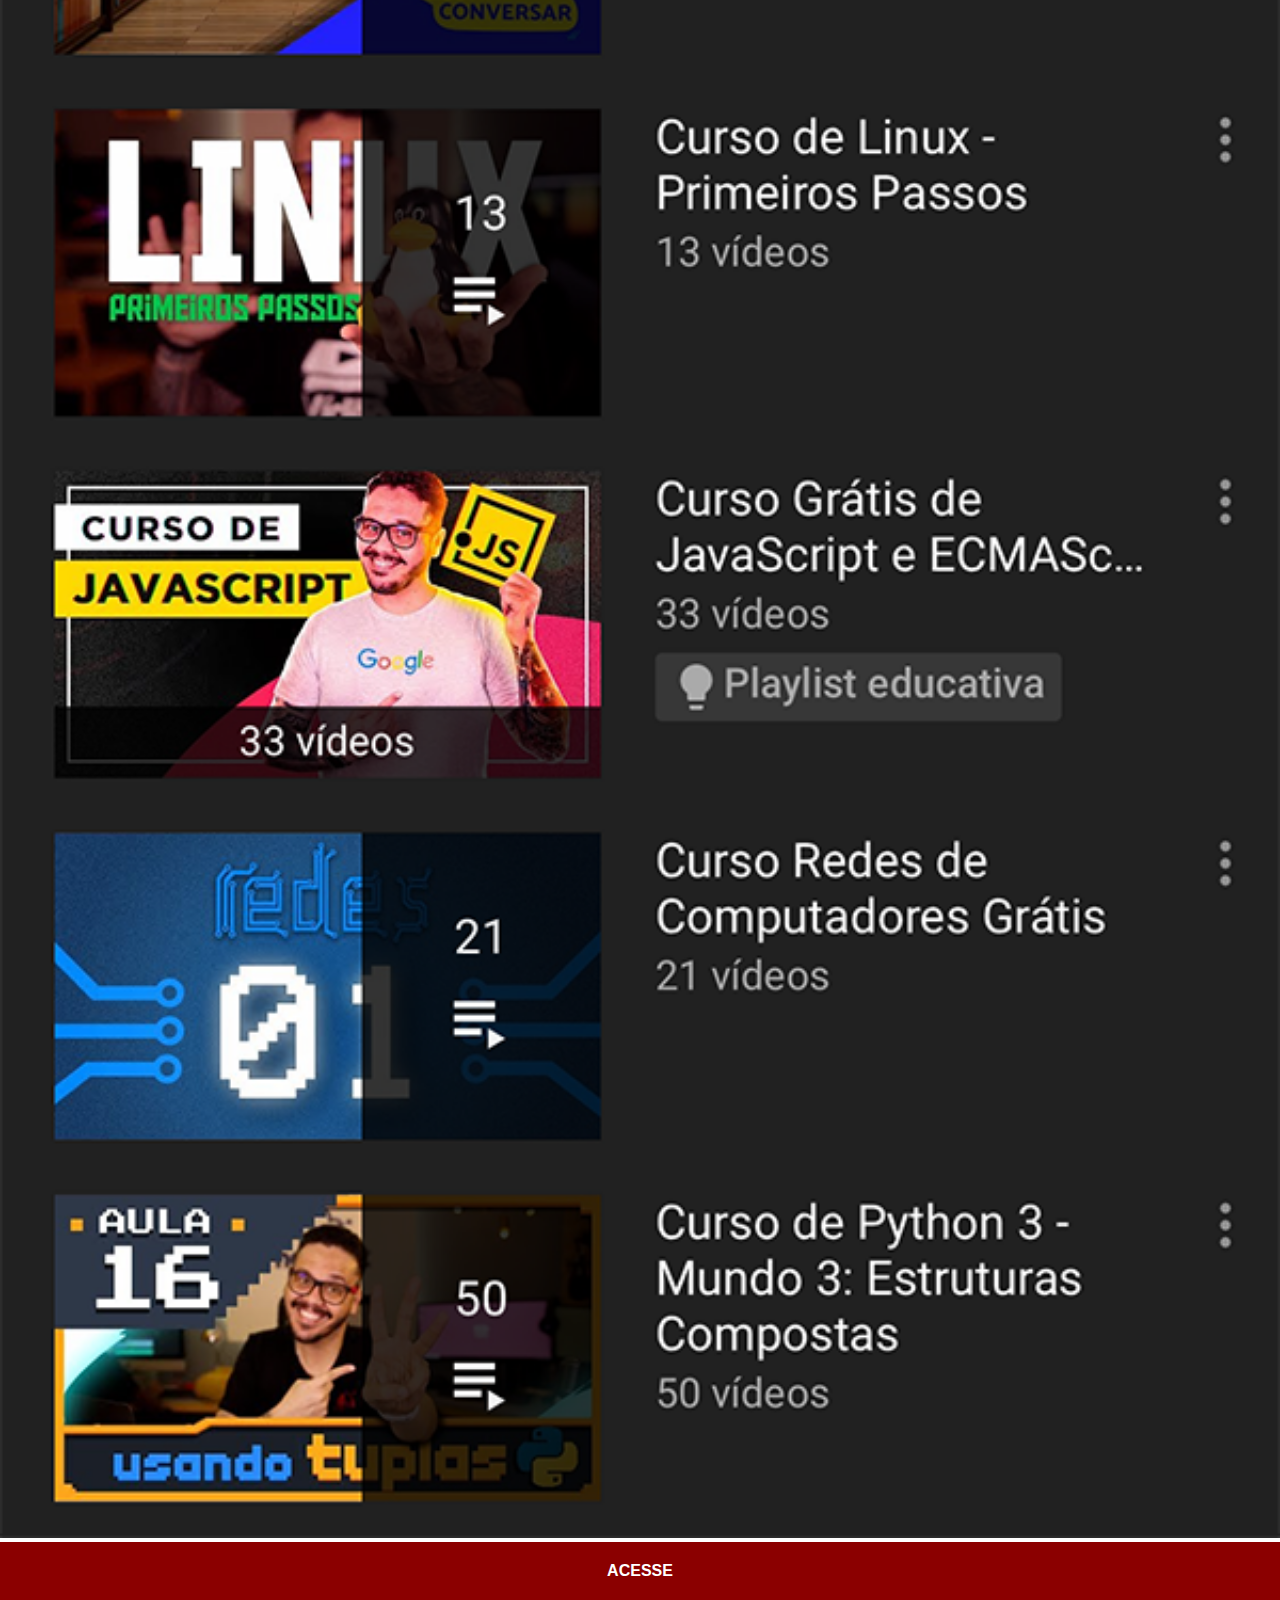
<file: youtube.html>
<!DOCTYPE html>
<html lang="pt-br">
<head>
    <meta charset="UTF-8">
    <meta name="viewport" content="width=device-width, initial-scale=1.0">
    <title>Youtube</title>
    <link rel="stylesheet" href="estilos/social.css">
</head>
<body>
    <img src="imagens/tela-youtube.png" alt="Youtube">
    <a href="https://www.youtube.com/c/CursoemV%C3%ADdeo/playlists" target="_blank">ACESSE</a>
</body>
</html>
</file>
<file: estilos/style.css>
@charset "UTF-8";

* {
    margin: 0px;
    padding: 0px;
    font-family: Arial, Helvetica, sans-serif;
}

html, body {
    height: 100vh;
    width: 100vw;
    background-color: black;
}

body {
    background: url(../imagens/fundo-madeira.jpg) no-repeat top center;
    background-size: cover;
    background-attachment: fixed;
}

main {
    height: 100vh;
}

section#telefone {
    position: absolute;
    top: 50%;
    left: 50%;
    transform: translate(-50%, -50%);

    height: 598px;
    width: 311px;
    background: url('../imagens/frame-iphone.png') no-repeat;
    
}

iframe#tela {
    position: relative;
    top: 80px;
    left: 22px;
    width: 267px;
    height: 471px;

}

section#redes-sociais {
    text-align: right;
    margin-right: 20px;
}

section#redes-sociais img {
    width: 50px;
    margin: 10px;
    border-radius: 50%;
    box-shadow: 2px 2px 5px rgba(0, 0, 0, 0.400);
    box-sizing: border-box;
}

section#redes-sociais img:hover {
    border: 2px solid rgba(255, 255, 255, 0.61); 
    transform: translate(-3px, -3px);
    box-shadow: 5px 5px 10px rgba(0, 0, 0, 0.61);
    transition: .5s, border 1s;
}

::-webkit-scrollbar {
    width: 0px;
    height: 0px;
}
</file>
<file: estilos/social.css>
* {
    margin: 0px;
    padding: 0px;
    font-family: Arial, Helvetica, sans-serif;
}

::-webkit-scrollbar {
    width: 0px;
    height: 0px;
}

img {
    width: 100vw;
}
a {
    display: block;
    color: white;
    background-color: darkred;
    padding: 20px;
    text-align: center;
    font-weight: bold;
    text-decoration: none;
}

a:hover {
    background-color: red;
}
</file>
